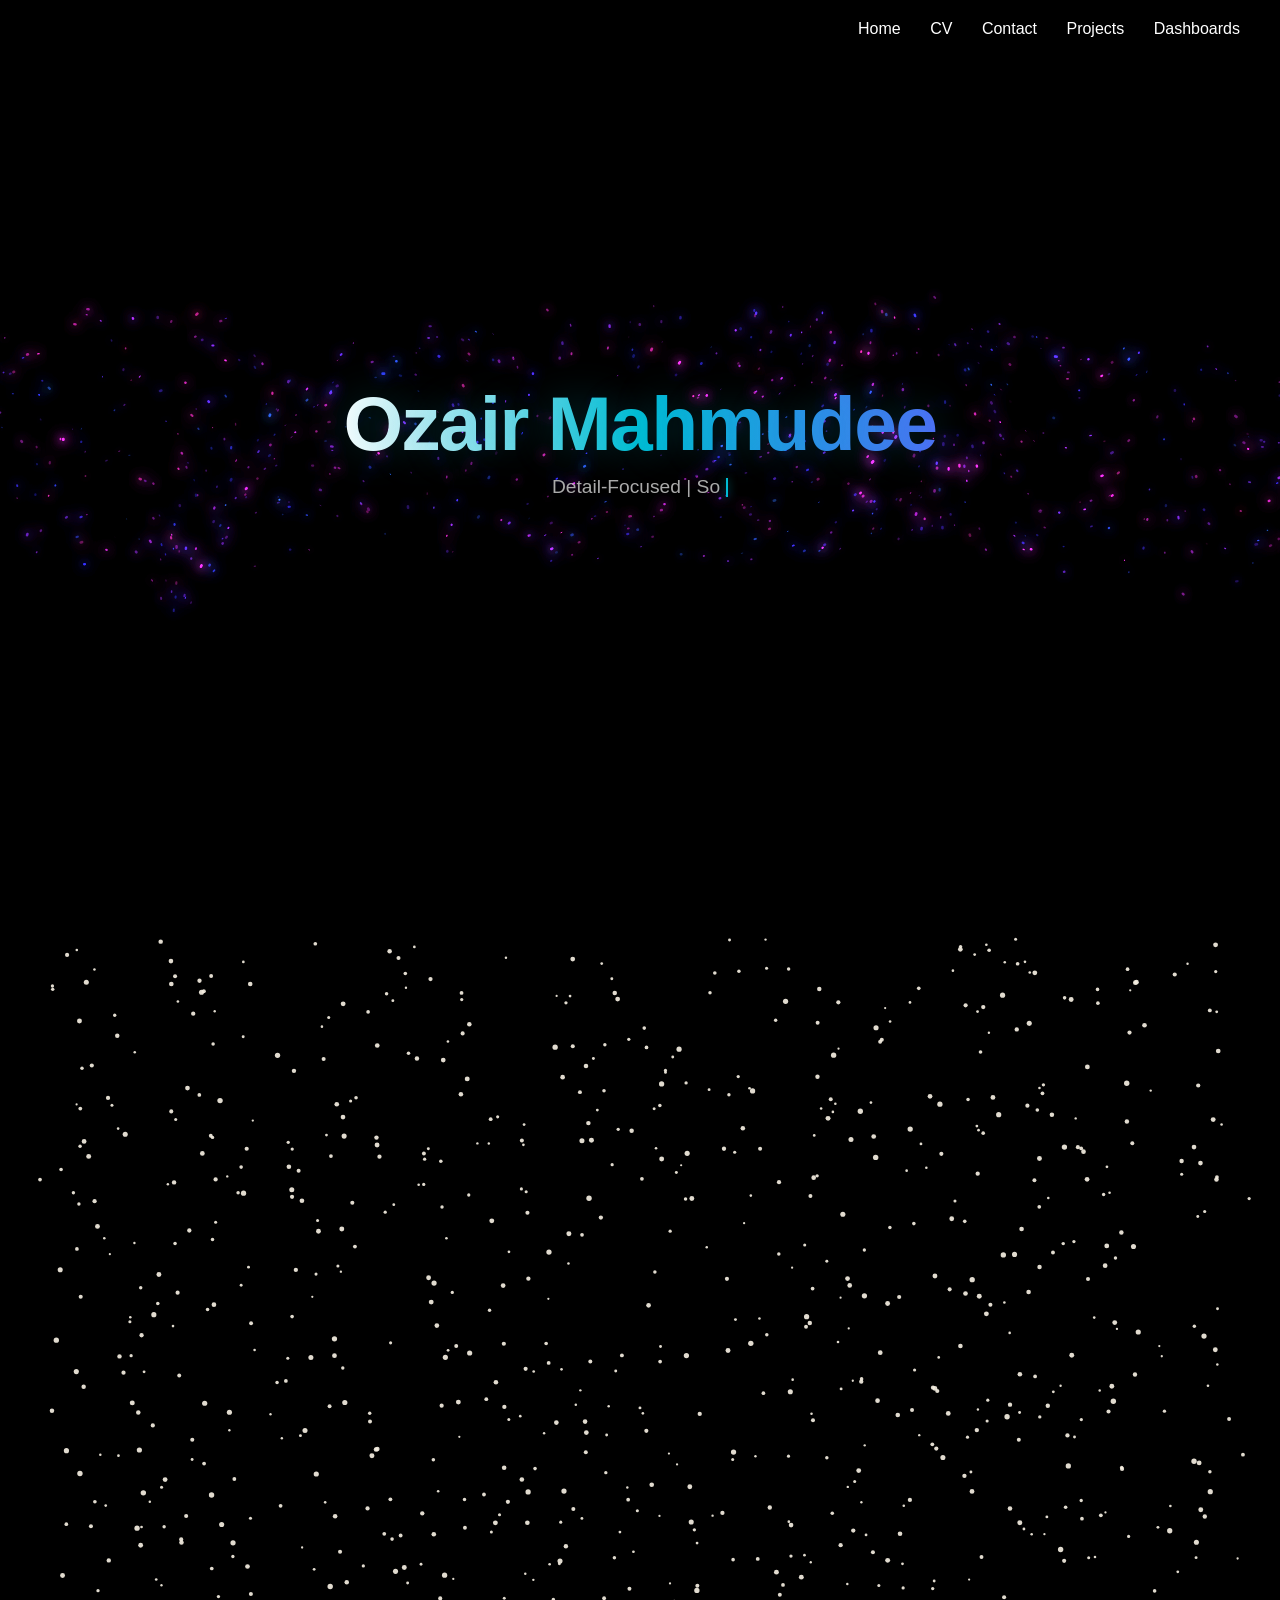
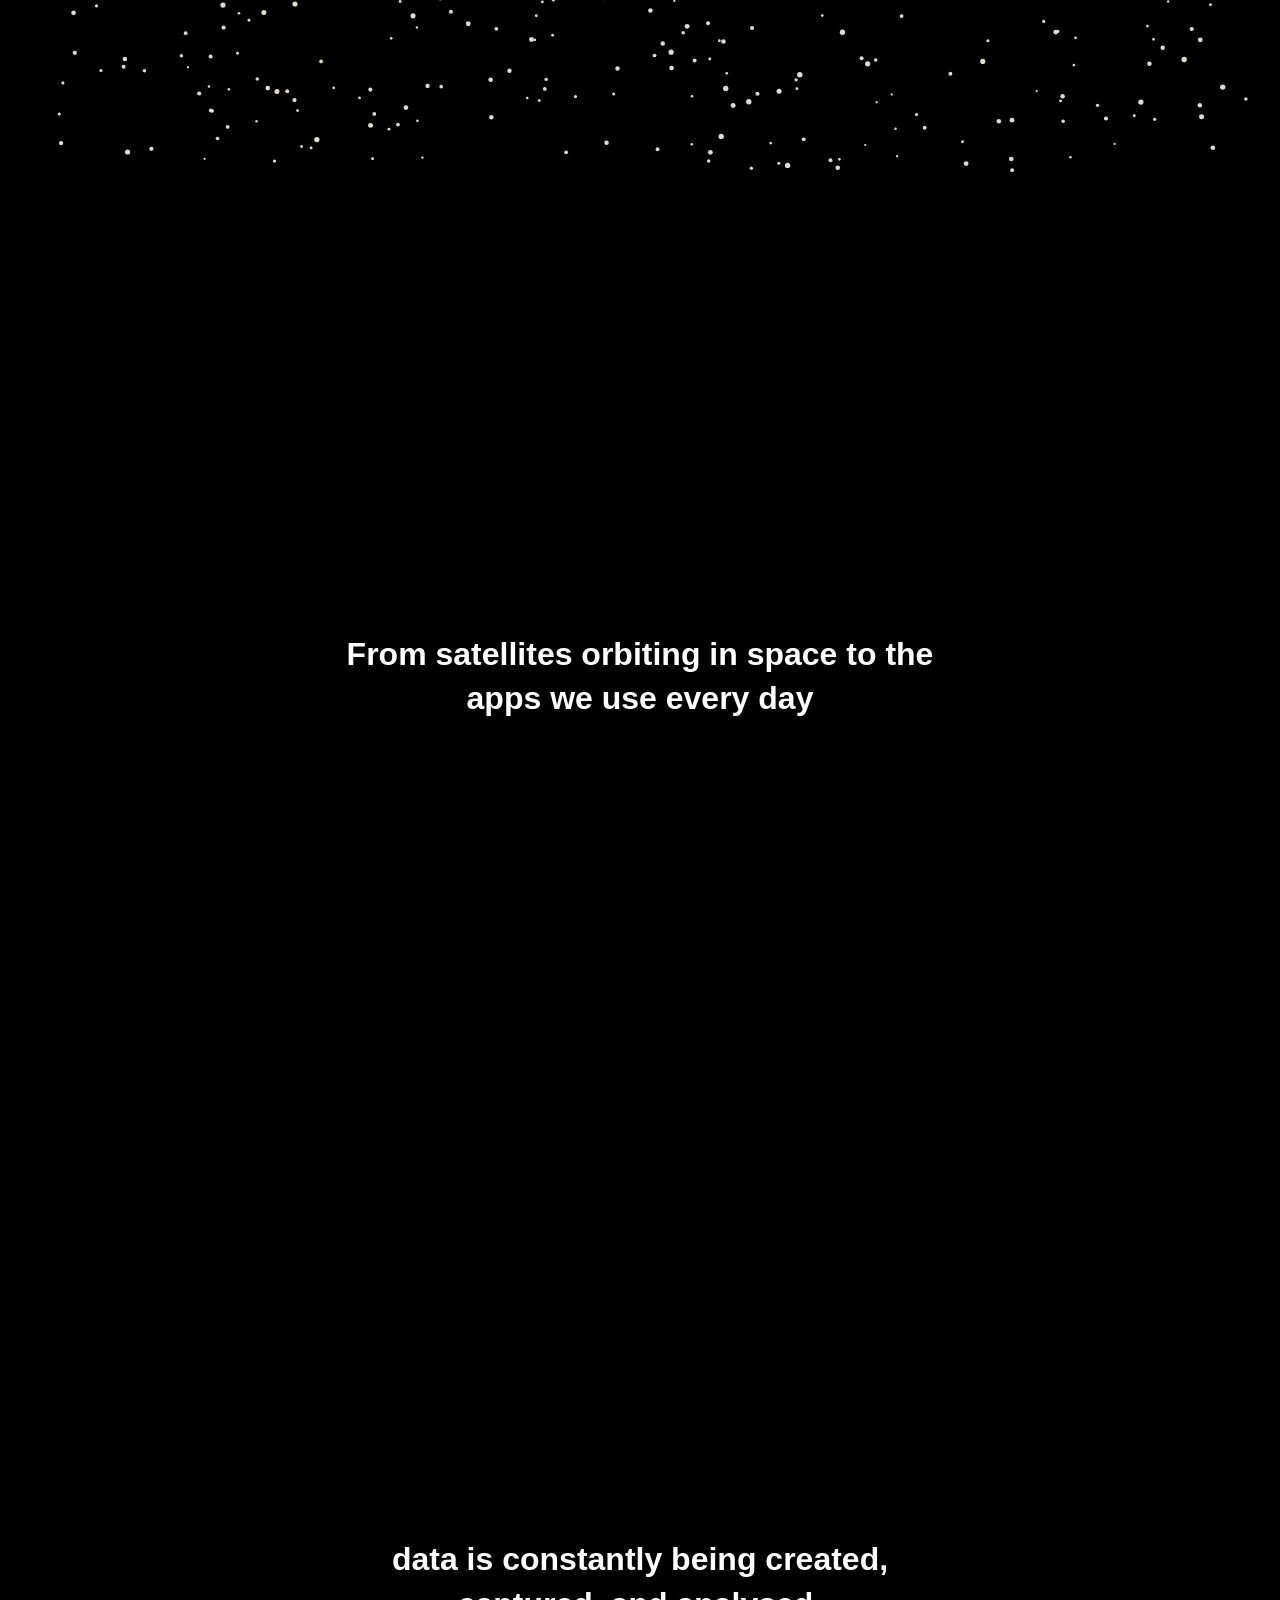
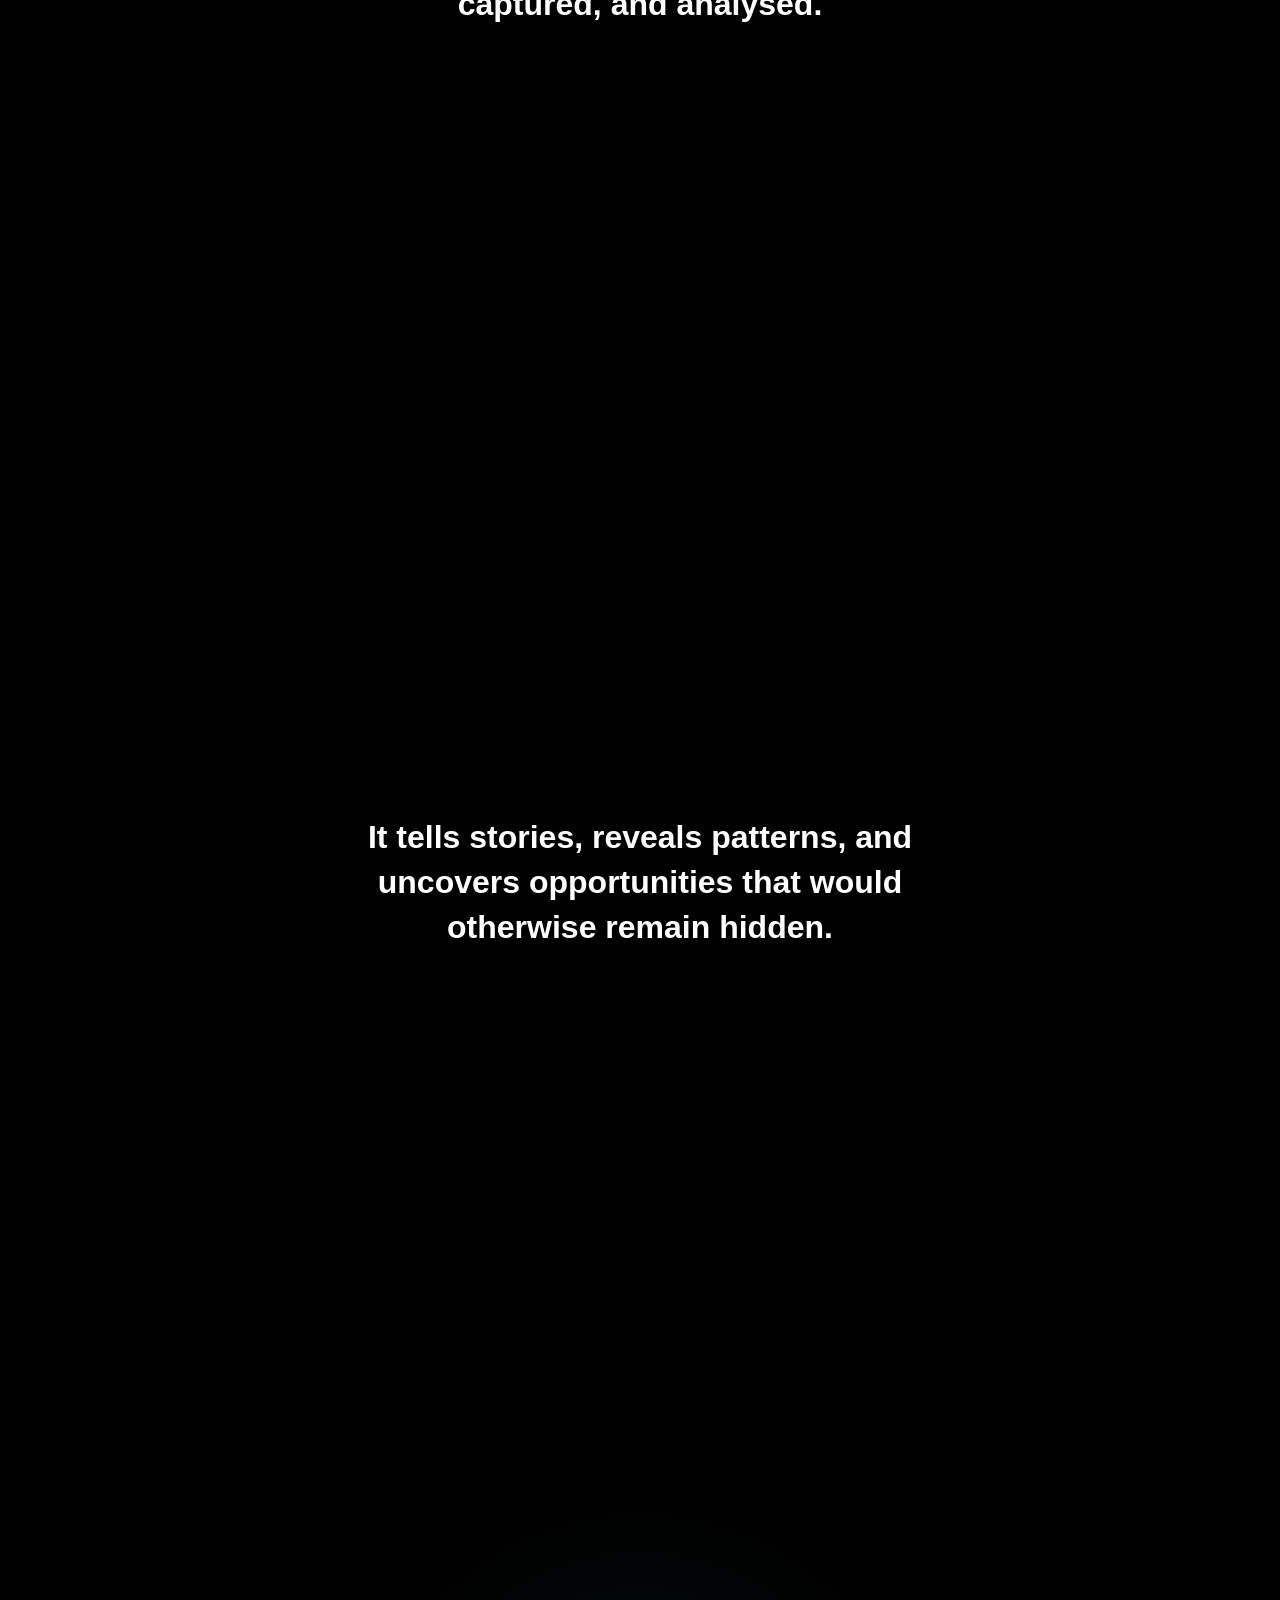
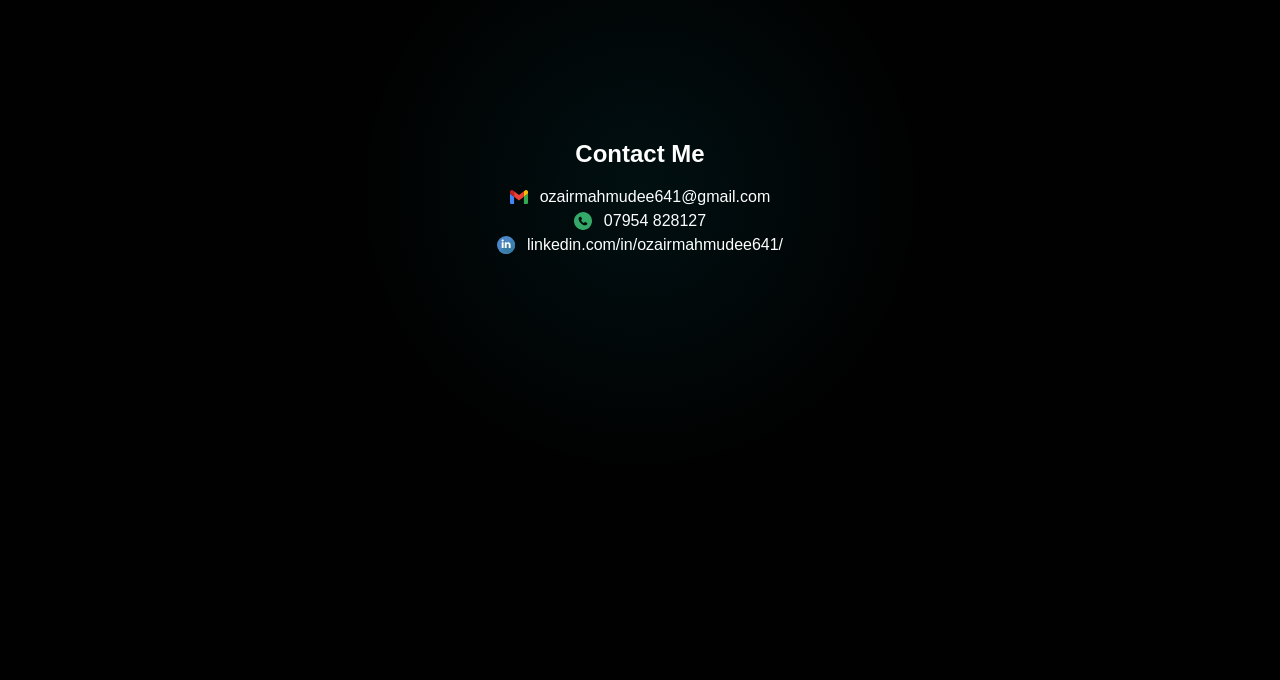
<file: index.html>
<!DOCTYPE html>
<html lang="en">
<head>
  <meta charset="UTF-8">
  <title>Ozair Mahmudee | Data Analyst Portfolio</title>
  <meta name="viewport" content="width=device-width, initial-scale=1.0">
  <link rel="stylesheet" href="styles.css">
</head>
<script>
document.addEventListener("DOMContentLoaded", function () {
  const container = document.getElementById("stars-bg");
  if (!container) return;

  function createShootingStar() {
    const star = document.createElement("div");
    star.className = "shooting-star";

    star.style.top = Math.random() * 65 + "%";
    star.style.left = Math.random() * 100 + "%";

    container.appendChild(star);

    star.animate(
      [
        {
          transform: "translate3d(0, 0, 0) rotate(45deg)",
          opacity: 0
        },
        {
          transform: "translate3d(40px, 40px, 0) rotate(45deg)",
          opacity: 1,
          offset: 0.15
        },
        {
          transform: "translate3d(420px, 420px, 0) rotate(45deg)",
          opacity: 0
        }
      ],
      {
        duration: 1300,
        easing: "ease-out"
      }
    );

    setTimeout(() => star.remove(), 1400);
  }

  setInterval(createShootingStar, 1800);
});
</script>
<body>

<nav class="navbar">
  <div class="nav-right">
    <a href="#top">Home</a>
    <a href="cv.html">CV</a>
    <a href="#contact">Contact</a>
    <a href="projects.html">Projects</a>
    <a href="day.html">Dashboards</a>
  </div>
</nav>



<section class="hero" id="top">
  <canvas id="vortex-canvas" class="vortex-canvas" aria-hidden="true"></canvas>
  <div class="hero-content">
    <h1>Ozair Mahmudee</h1>
    <p class="subtitle">
  <span id="typing-text"></span><span class="cursor"></span>
  </div>
</section>

<section id="technology">
  <div class="tech-background">
    <div class="progress-bar">
      <div class="progress-bar-inner"></div>
    </div>
  </div>

  <div class="tech-intro">
    <h2>From satellites orbiting in space to the apps we use every day</h2>
  </div>

  <div class="tech-part1">
    <h3>data is constantly being created, captured, and analysed.</h3>
  </div>

  <div class="tech-part2">
    <h3>It tells stories, reveals patterns, and uncovers opportunities that would otherwise remain hidden.</h3>
  </div>
</section>

<section id="contact" class="contact">
  
  <!-- BACKGROUND -->
  <div id="stars-bg"></div>

  <!-- CONTENT -->
  <div class="contact-content">
    <h2>Contact Me</h2>

    <div class="contact-row">
      <img src="images/gmail-icon.svg" alt="Email">
      <p><a href="mailto:ozairmahmudee641@gmail.com">ozairmahmudee641@gmail.com</a></p>
    </div>

    <div class="contact-row">
      <img src="images/accept-call-icon.svg" alt="Phone">
      <p><a href="tel:07954828127">07954 828127</a></p>
    </div>

    <div class="contact-row">
      <img src="images/linkedin-app-icon.svg" alt="LinkedIn">
      <p><a href="https://www.linkedin.com/in/ozairmahmudee641/" target="_blank">
        linkedin.com/in/ozairmahmudee641/
      </a></p>
    </div>
  </div>

</section>

<script>
document.addEventListener("DOMContentLoaded", function () {
  const text = "Detail-Focused | Solution-Driven | Business-Aware";
  const typingElement = document.getElementById("typing-text");

  let index = 0;

  function type() {
    if (index < text.length) {
      typingElement.textContent += text.charAt(index);
      index++;
      setTimeout(type, 60); // speed (lower = faster)
    }
  }

  type();
});
</script>

<!--  THANK YOU     -->
<!--<section class="end">
  <h2>Thank You!</h2>
</section>-->

<script src="vortex-hero.js"></script>
<script src="technology-particles.js"></script>
</body>
</html>
</file>
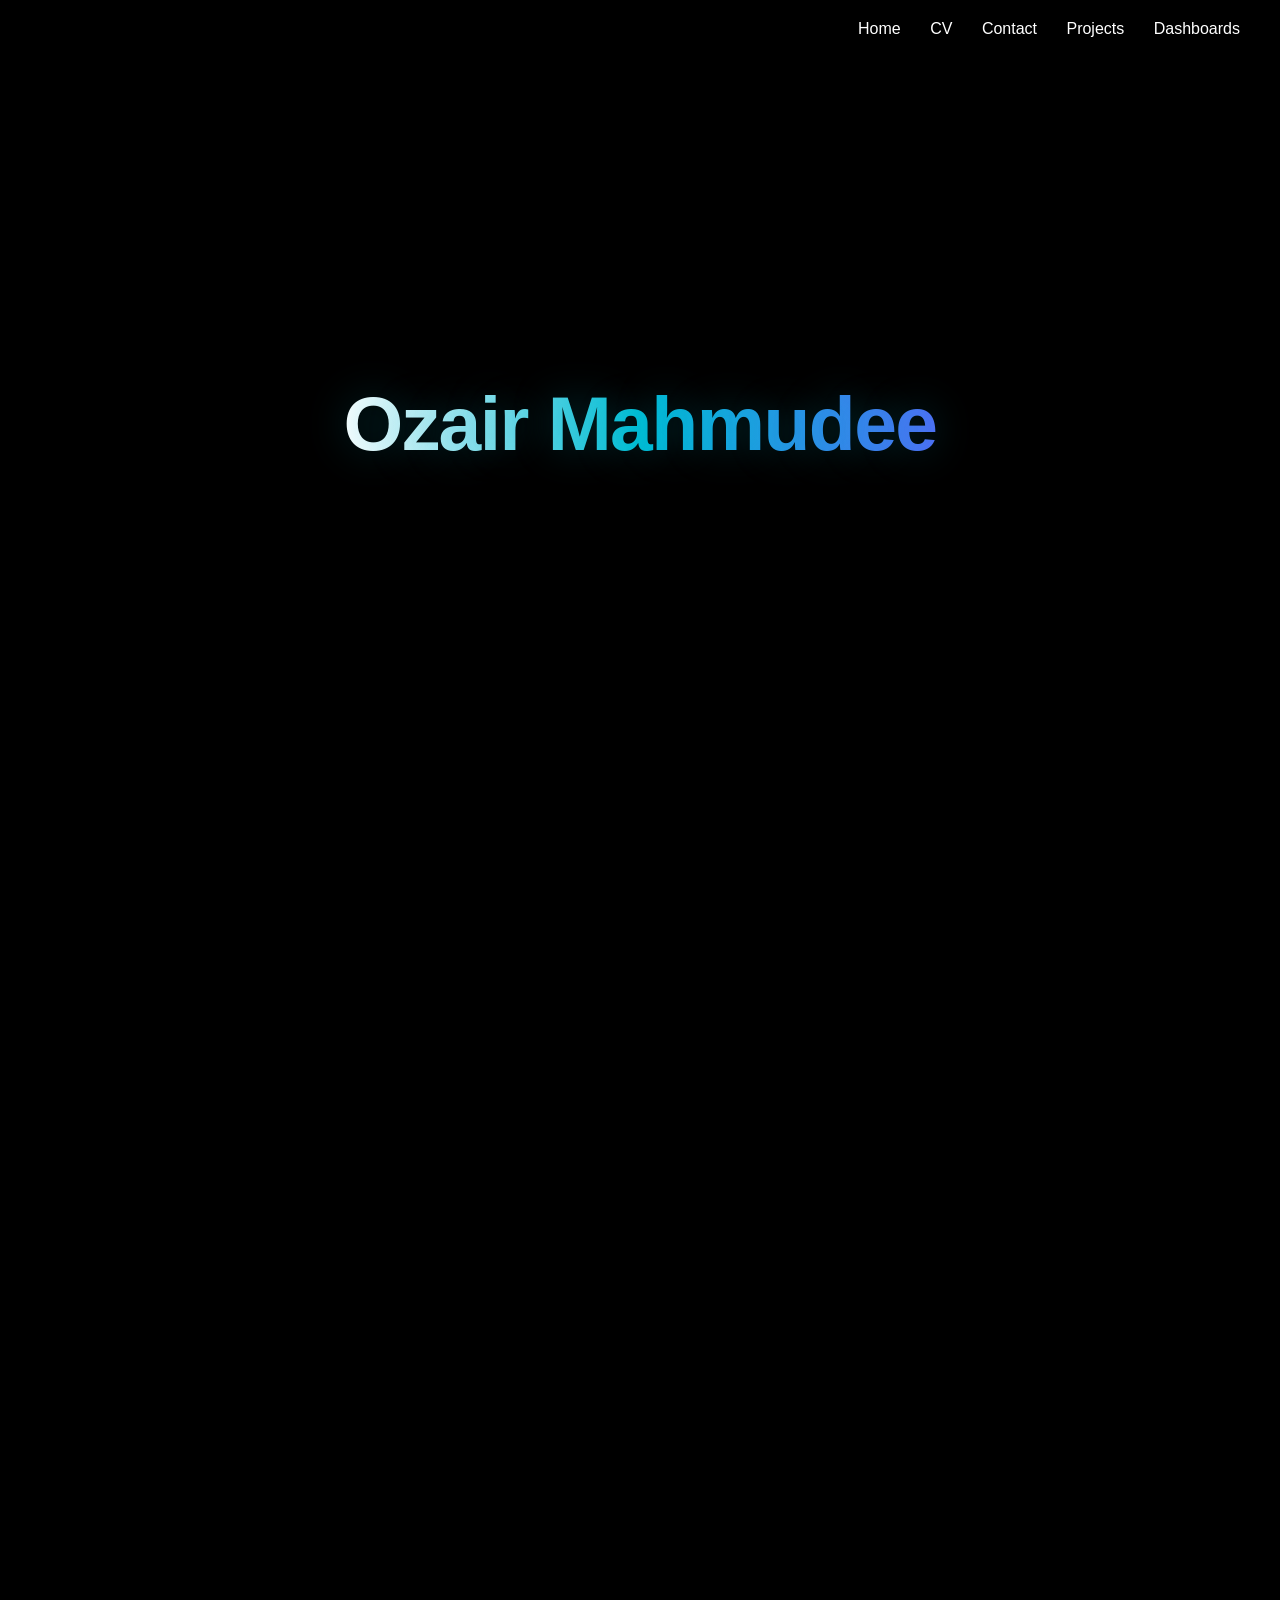
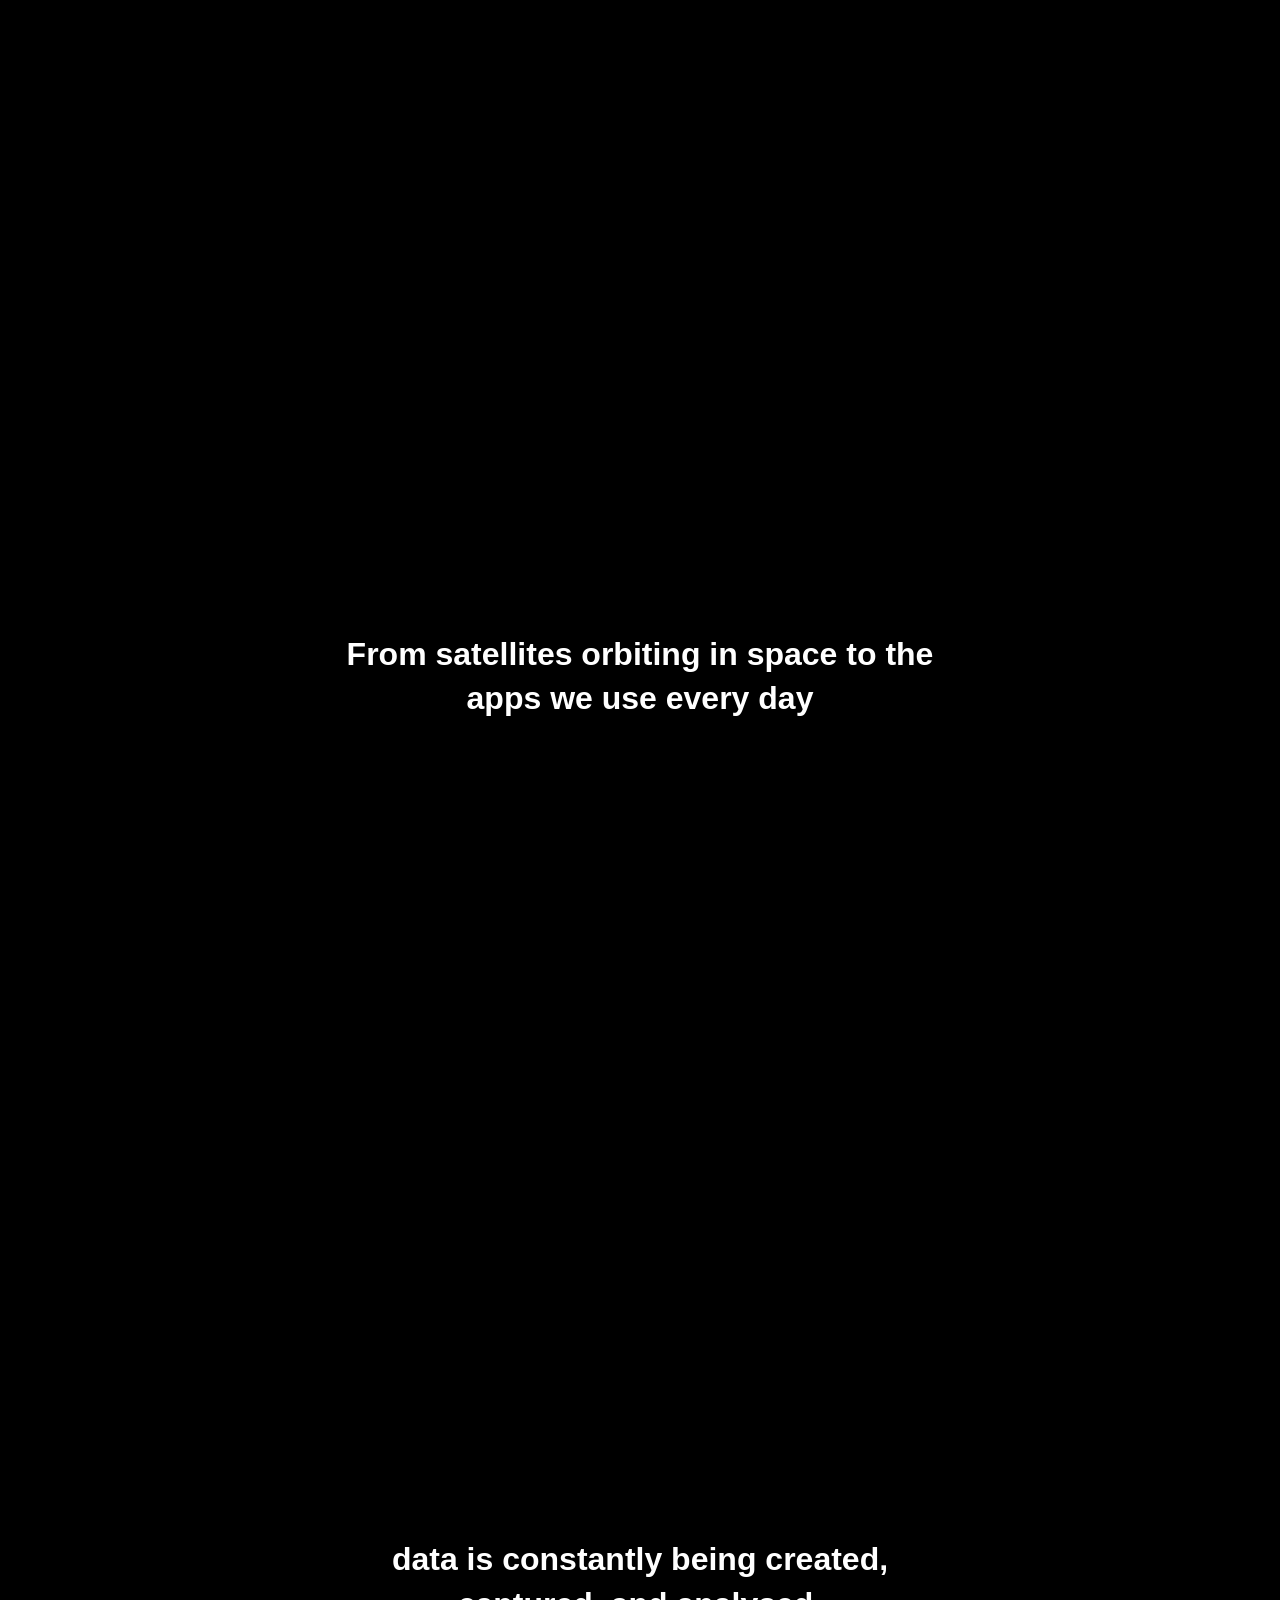
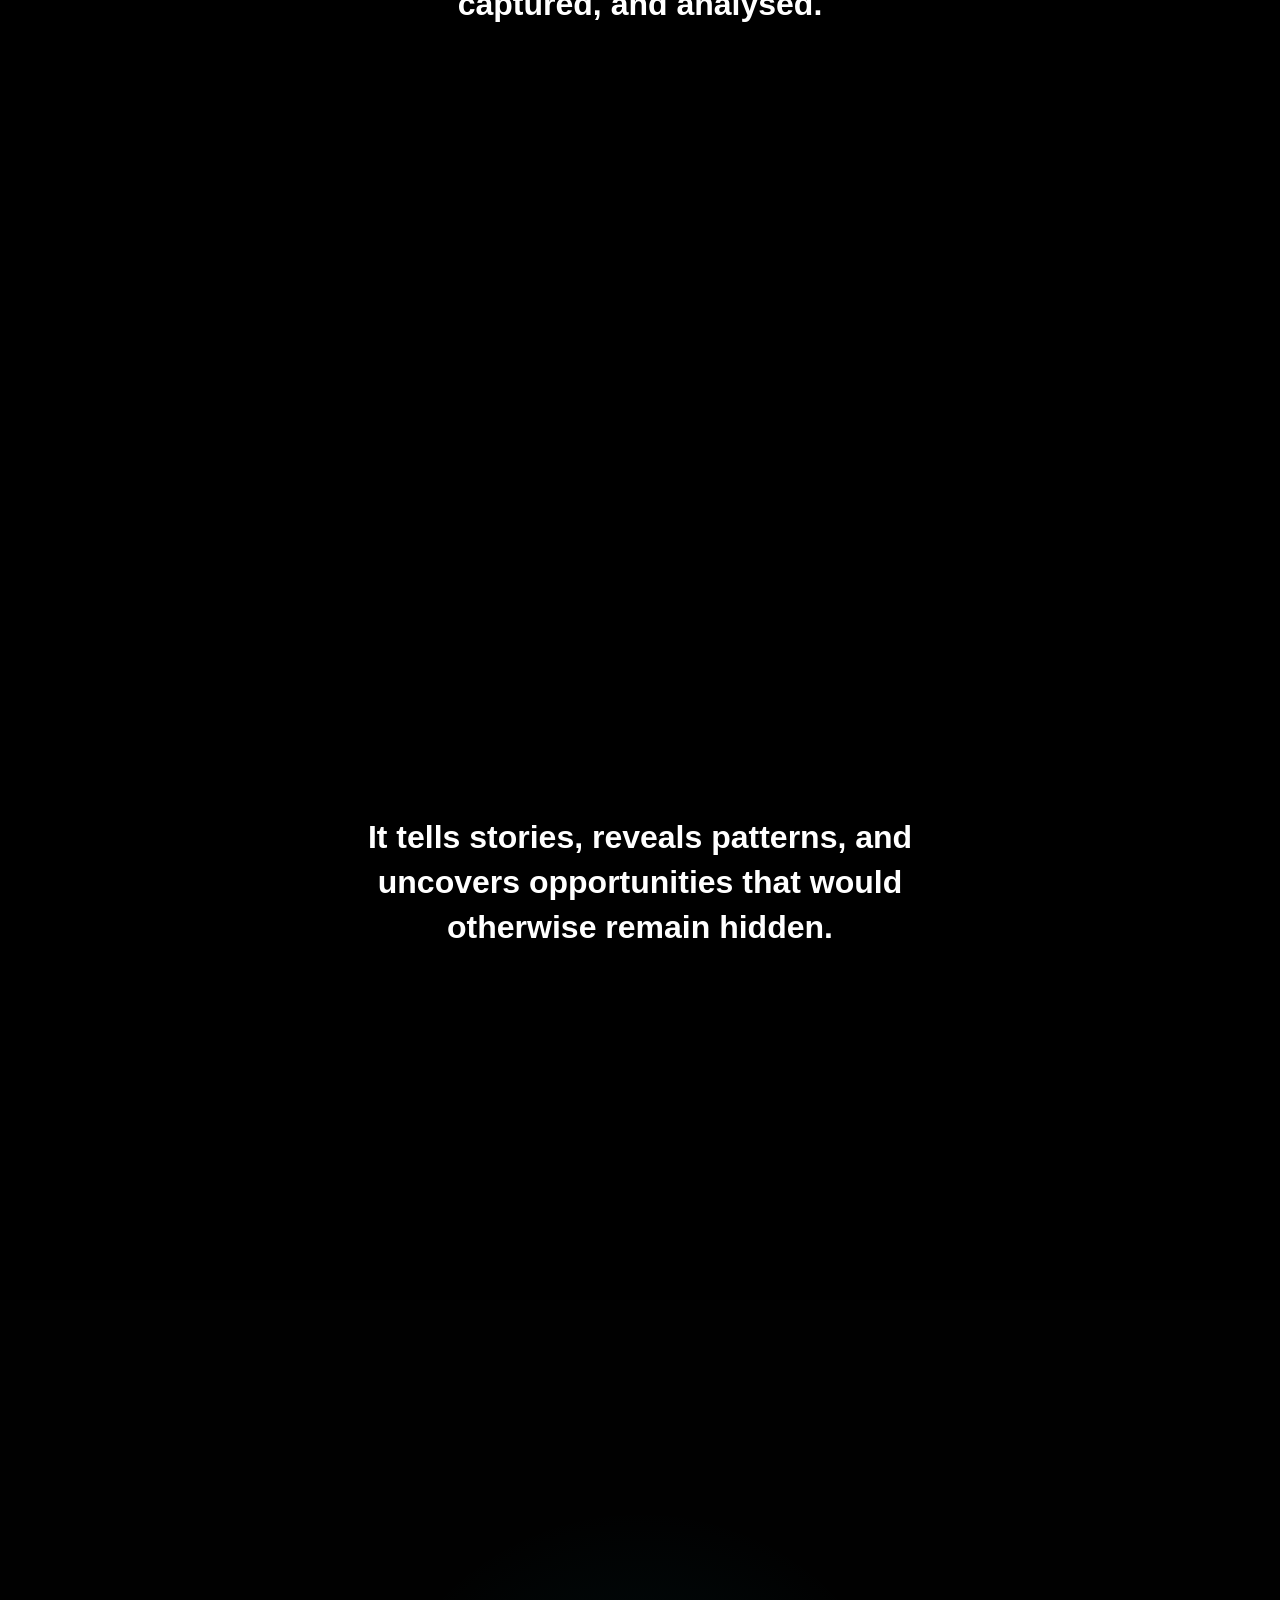
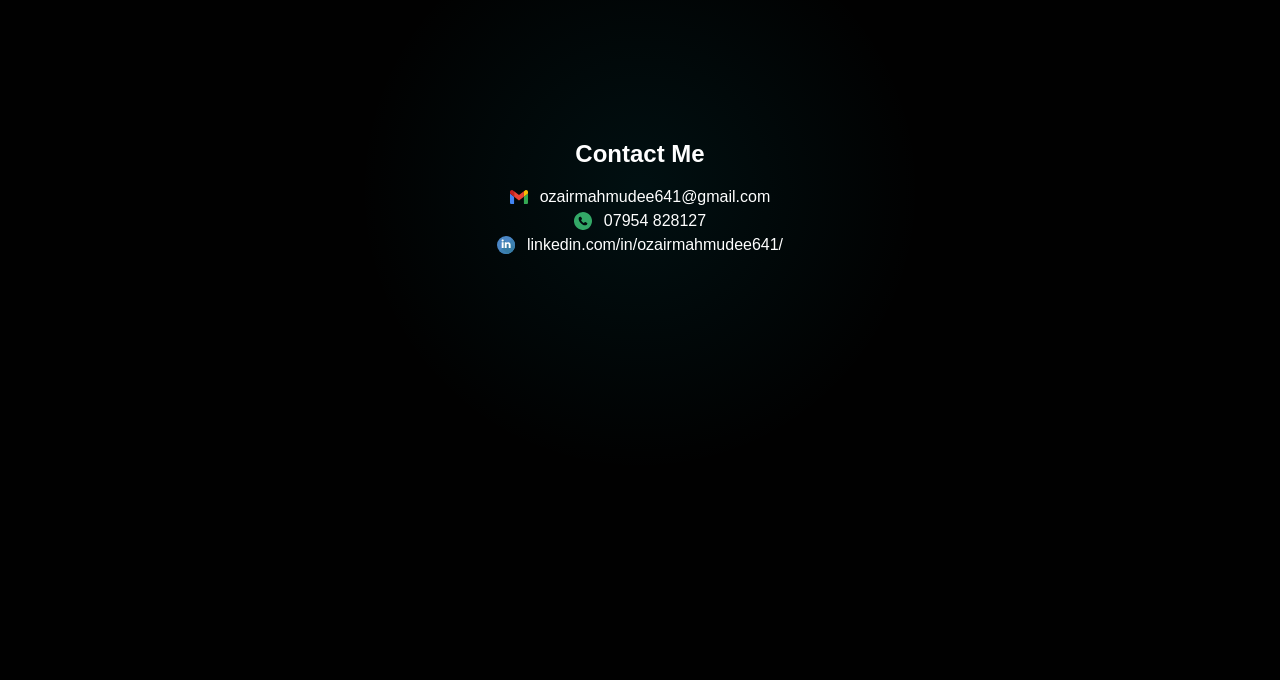
<file: contact.html>
<!DOCTYPE html>
<html lang="en">
<head>
  <meta charset="UTF-8">
  <meta http-equiv="refresh" content="0; url=index.html#contact">
  <title>Contact Redirect</title>
</head>
<body>
  <p>Redirecting to contact section...</p>
</body>
</html>
</file>
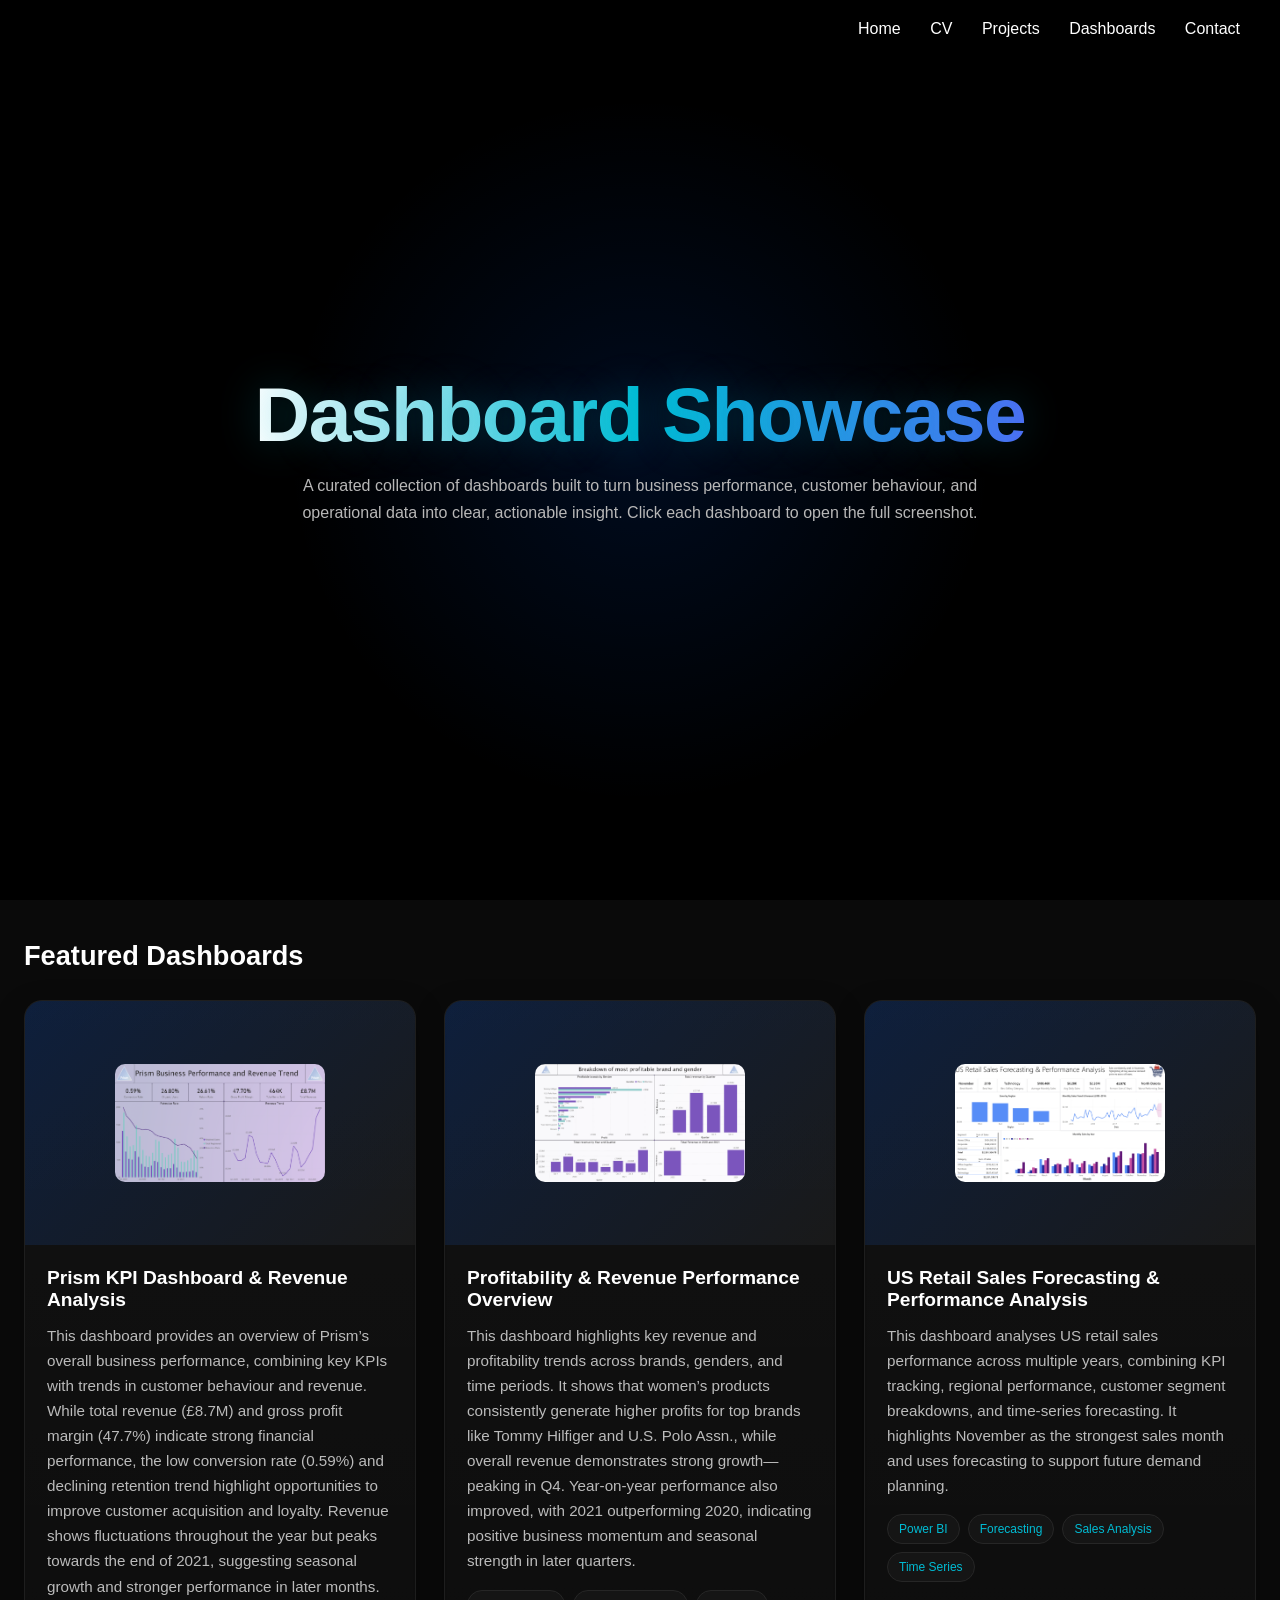
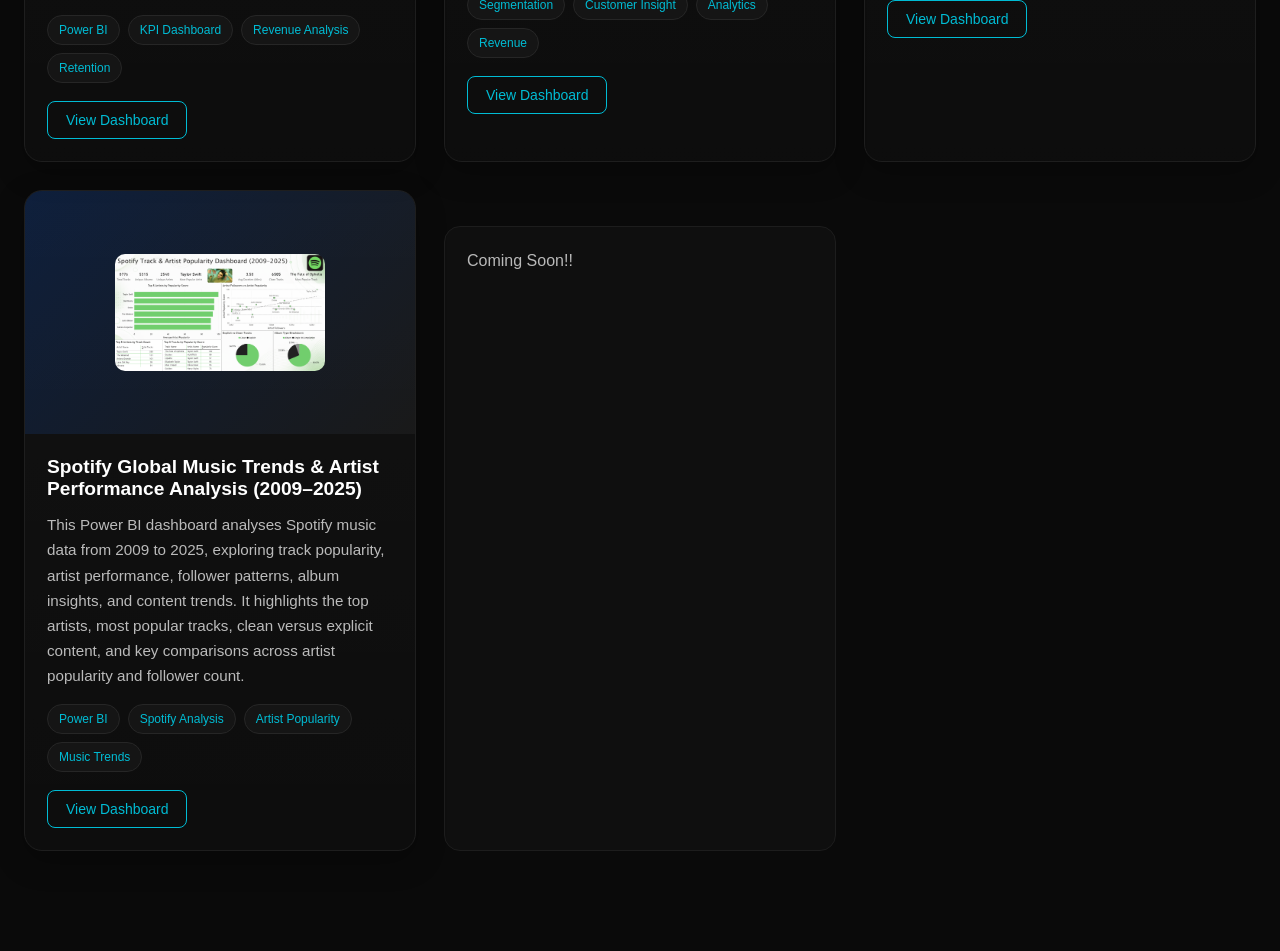
<file: dashboard.html>
<!DOCTYPE html>
<html lang="en">
<head>
  <meta charset="UTF-8">
  <meta name="viewport" content="width=device-width, initial-scale=1.0">
  <title>Ozair Mahmudee | Dashboards</title>
  <link rel="stylesheet" href="styles.css">
  <style>
    body {
      background: #0a0a0a;
      color: white;
      font-family: Arial, sans-serif;
      margin: 0;
      overflow-x: hidden;
    }

    .navbar {
      position: fixed;
      top: 20px;
      right: 40px;
      z-index: 1000;
    }

    .nav-right a {
      margin-left: 25px;
      color: white;
      text-decoration: none;
      font-weight: 500;
      transition: opacity 0.25s ease;
    }

    .nav-right a:hover {
      opacity: 0.7;
    }

    .hero {
      min-height: 60vh;
      display: flex;
      align-items: center;
      justify-content: center;
      text-align: center;
      padding: 0 24px;
      background: radial-gradient(circle at center, rgba(0,94,255,0.12), transparent 45%), #000;
    }

    .hero-content {
      max-width: 840px;
    }

    .hero h1 {
      margin: 0 0 18px 0;
      font-size: clamp(2.5rem, 6vw, 4.8rem);
      line-height: 1.05;
      letter-spacing: -0.02em;
    }

    .hero p {
      margin: 0 auto;
      color: #b8b8b8;
      font-size: 1rem;
      line-height: 1.7;
      max-width: 700px;
    }

    .dashboard-section {
      max-width: 1240px;
      margin: 0 auto;
      padding: 40px 24px 100px;
    }

    .section-heading {
      margin: 0 0 28px 0;
      font-size: 1.7rem;
    }

    .dashboard-grid {
      display: grid;
      grid-template-columns: repeat(auto-fit, minmax(300px, 1fr));
      gap: 28px;
    }

    .dashboard-card {
      background: linear-gradient(180deg, rgba(255,255,255,0.03), rgba(255,255,255,0.01));
      border: 1px solid #1e1e1e;
      border-radius: 18px;
      overflow: hidden;
      transition: transform 0.3s ease, border-color 0.3s ease, box-shadow 0.3s ease;
      box-shadow: 0 10px 30px rgba(0,0,0,0.25);
    }

    .dashboard-card:hover {
      transform: translateY(-8px);
      border-color: #00bcd4;
      box-shadow: 0 18px 40px rgba(0,0,0,0.38);
    }

    .dashboard-preview {
      position: relative;
      aspect-ratio: 16 / 10;
      background: linear-gradient(135deg, rgba(0,94,255,0.18), rgba(255,255,255,0.04));
      display: flex;
      align-items: center;
      justify-content: center;
      overflow: hidden;
      padding: 20px;
      box-sizing: border-box;
    }

    .dashboard-preview img {
      width: 60%;
      height: auto;
      object-fit: contain;
      display: block;
      margin: 0 auto;
      cursor: pointer;
      transition: transform 0.3s ease;
      border-radius: 10px;
    }

    .dashboard-preview img:hover {
      transform: scale(1.05);
    }

    .dashboard-placeholder {
      padding: 24px;
      text-align: center;
      color: #a6a6a6;
      font-size: 0.95rem;
      line-height: 1.6;
    }

    .dashboard-card-content {
      padding: 22px;
    }

    .dashboard-card h3 {
      margin: 0 0 12px 0;
      font-size: 1.2rem;
    }

    .dashboard-card p {
      margin: 0 0 16px 0;
      color: #bbbbbb;
      line-height: 1.65;
      font-size: 0.95rem;
    }

    .tags {
      display: flex;
      flex-wrap: wrap;
      gap: 8px;
      margin-bottom: 18px;
    }

    .tag {
      display: inline-block;
      background: #151515;
      border: 1px solid #262626;
      padding: 7px 11px;
      border-radius: 999px;
      font-size: 12px;
      color: #00bcd4;
    }

    .dashboard-actions {
      display: flex;
      gap: 12px;
      flex-wrap: wrap;
    }

    .action-btn {
      padding: 10px 18px;
      background: transparent;
      border: 1px solid #00bcd4;
      color: #00bcd4;
      border-radius: 8px;
      cursor: pointer;
      transition: all 0.25s ease;
      font-size: 14px;
    }

    .action-btn:hover {
      background: #00bcd4;
      color: black;
    }

    .notes {
      margin-top: 36px;
      padding: 20px 22px;
      border: 1px solid #1d1d1d;
      border-radius: 16px;
      background: rgba(255,255,255,0.02);
      color: #b9b9b9;
      line-height: 1.7;
    }

    .notes strong {
      color: white;
    }

    .modal {
      display: none;
      position: fixed;
      inset: 0;
      z-index: 3000;
      background: rgba(0, 0, 0, 0.96);
      justify-content: center;
      align-items: center;
      padding: 24px;
    }

    .modal-content {
      max-width: min(1100px, 88vw);
      max-height: 82vh;
      width: auto;
      height: auto;
      border-radius: 14px;
      box-shadow: 0 10px 50px rgba(0,0,0,0.45);
    }

    .close {
      position: absolute;
      top: 26px;
      right: 34px;
      font-size: 44px;
      color: white;
      cursor: pointer;
      line-height: 1;
    }

    .modal-arrow {
      position: absolute;
      top: 50%;
      transform: translateY(-50%);
      background: rgba(255,255,255,0.06);
      border: 1px solid rgba(255,255,255,0.12);
      color: white;
      font-size: 42px;
      cursor: pointer;
      width: 64px;
      height: 64px;
      border-radius: 50%;
      display: flex;
      align-items: center;
      justify-content: center;
      transition: background 0.25s ease, transform 0.25s ease;
    }

    .modal-arrow:hover {
      background: rgba(255,255,255,0.12);
    }

    .modal-arrow.left { left: 28px; }
    .modal-arrow.right { right: 28px; }

    .modal-caption {
      position: absolute;
      bottom: 28px;
      left: 50%;
      transform: translateX(-50%);
      color: #d8d8d8;
      text-align: center;
      font-size: 0.95rem;
      max-width: 85vw;
    }

    @media (max-width: 768px) {
      .navbar {
        top: 16px;
        right: 20px;
      }

      .nav-right a {
        margin-left: 16px;
        font-size: 14px;
      }

      .hero {
        min-height: 52vh;
      }

      .dashboard-preview img {
        width: 78%;
      }

      .modal-arrow {
        width: 52px;
        height: 52px;
        font-size: 32px;
      }

      .modal-arrow.left { left: 10px; }
      .modal-arrow.right { right: 10px; }

      .close {
        top: 16px;
        right: 18px;
        font-size: 36px;
      }

      .modal-content {
        max-width: 92vw;
      }
    }
  </style>
</head>
<body>
  <nav class="navbar">
    <div class="nav-right">
      <a href="index.html">Home</a>
      <a href="cv.html">CV</a>
      <a href="projects.html">Projects</a>
      <a href="day.html">Dashboards</a>
      <a href="index.html#contact">Contact</a>
    </div>
  </nav>

  
  <section class="hero">
    <div class="hero-content">
      <h1>Dashboard Showcase</h1>
      <p>
        A curated collection of dashboards built to turn business performance, customer behaviour,
        and operational data into clear, actionable insight. Click each dashboard to open the full screenshot.
      </p>
    </div>
  </section>

  <section class="dashboard-section">
    <h2 class="section-heading">Featured Dashboards</h2>

    <div class="dashboard-grid">
      <article class="dashboard-card">
        <div class="dashboard-preview">
          <img src="images/Prism Business Performance and Revenue Trend.png" alt="Prism KPI Dashboard" onclick="openModal(0)">
        </div>
        <div class="dashboard-card-content">
          <h3>Prism KPI Dashboard &amp; Revenue Analysis</h3>
          <p>
          This dashboard provides an overview of Prism’s overall business performance, 
          combining key KPIs with trends in customer behaviour and revenue. While total revenue (£8.7M) 
          and gross profit margin (47.7%) indicate strong financial performance, the low conversion rate (0.59%) and 
          declining retention trend highlight opportunities to improve customer acquisition and loyalty. Revenue shows 
           fluctuations throughout the year but peaks towards the end of 2021, suggesting seasonal growth and stronger performance in later months.
          </p>
          <div class="tags">
            <span class="tag">Power BI</span>
            <span class="tag">KPI Dashboard</span>
            <span class="tag">Revenue Analysis</span>
            <span class="tag">Retention</span>
          </div>
          <div class="dashboard-actions">
            <button class="action-btn" onclick="openModal(0)">View Dashboard</button>
          </div>
        </div>
      </article>

      <article class="dashboard-card">
        <div class="dashboard-preview">
          <img 
          src="images\Breakdown of most profitable brand and gender.png" 
          alt="Profitability & Revenue Performance Overview"
          onclick="openModal(1)"
          >     
            </div>
        <div class="dashboard-card-content">
          <h3>Profitability & Revenue Performance Overview</h3>
          <p>
            This dashboard highlights key revenue and profitability trends across brands, genders, 
            and time periods. It shows that women’s products consistently generate higher profits for top brands like Tommy Hilfiger and U.S. Polo Assn., 
            while overall revenue demonstrates strong growth—peaking in Q4. Year-on-year performance also improved, with 2021 outperforming 2020, 
            indicating positive business momentum and seasonal strength in later quarters.
          </p>
          <div class="tags">
            <span class="tag">Segmentation</span>
            <span class="tag">Customer Insight</span>
            <span class="tag">Analytics</span>
            <span class="tag">Revenue</span>
          </div>
          <div class="dashboard-actions">
            <button class="action-btn" onclick="openModal(1)">View Dashboard</button>
          </div>
        </div>
      </article>      

<article class="dashboard-card" onclick="openModal(2)" style="cursor:pointer;">
  <div class="dashboard-preview">
    <img 
  src="images\us-retail-sales-dashboard.png" 
  alt="US Retail Sales Forecasting Dashboard"
  onclick="openModal(2)"
>
  </div>
  <div class="dashboard-card-content">
    <h3>US Retail Sales Forecasting &amp; Performance Analysis</h3>
    <p>
      This dashboard analyses US retail sales performance across multiple years, combining KPI tracking,
      regional performance, customer segment breakdowns, and time-series forecasting. It highlights
      November as the strongest sales month and uses forecasting to support future demand planning.
    </p>
    <div class="tags">
      <span class="tag">Power BI</span>
      <span class="tag">Forecasting</span>
      <span class="tag">Sales Analysis</span>
      <span class="tag">Time Series</span>
    </div>
    <div class="dashboard-actions">
      <button class="action-btn" onclick="openModal(2)">View Dashboard</button>
    </div>
  </div>
</article>


<article class="dashboard-card" onclick="openModal(3)" style="cursor:pointer;">
  <div class="dashboard-preview">
    <img 
      src="images/Spotify Global Music Trends & Artist Performance Analysis (2009–2025).png" 
      alt="Spotify Global Music Trends Dashboard"
      onclick="event.stopPropagation(); openModal(3)"
    >
  </div>

  <div class="dashboard-card-content">
    <h3>Spotify Global Music Trends & Artist Performance Analysis (2009–2025)</h3>
    <p>
      This Power BI dashboard analyses Spotify music data from 2009 to 2025, exploring track popularity,
      artist performance, follower patterns, album insights, and content trends. It highlights the top artists,
      most popular tracks, clean versus explicit content, and key comparisons across artist popularity and follower count.
    </p>

    <div class="tags">
      <span class="tag">Power BI</span>
      <span class="tag">Spotify Analysis</span>
      <span class="tag">Artist Popularity</span>
      <span class="tag">Music Trends</span>
    </div>

    <div class="dashboard-actions">
      <button class="action-btn" onclick="event.stopPropagation(); openModal(3)">View Dashboard</button>
    </div>
  </div>
</article>

</article>
    <div class="notes">
        Coming Soon!!
    </div>
  </section>

  <div id="dashboardModal" class="modal" onclick="if(event.target===this) closeModal()">
    <span class="close" onclick="closeModal()">&times;</span>
    <button class="modal-arrow left" onclick="changeSlide(-1)">❮</button>
    <img class="modal-content" id="modalImage" alt="Dashboard image">
    <button class="modal-arrow right" onclick="changeSlide(1)">❯</button>
    <div class="modal-caption" id="modalCaption"></div>
  </div>

  <script>
    let currentSlide = 0;

const dashboardImages = [
  {
    src: "images/Prism Business Performance and Revenue Trend.png",
    caption: "Prism KPI Dashboard & Revenue Analysis"
  },
  {
    src: "images/Breakdown of most profitable brand and gender.png",
    caption: "Profitability & Revenue Performance Overview"
  },
  {
    src: "images/us-retail-sales-dashboard.png",
    caption: "US Retail Sales Forecasting & Performance Analysis"
  },
  {
    src: "images/Spotify Global Music Trends & Artist Performance Analysis (2009–2025).png",
    caption: "Spotify Global Music Trends & Artist Performance Analysis (2009–2025)"
  }
];

    function openModal(index = 0) {
      currentSlide = index;
      document.getElementById("dashboardModal").style.display = "flex";
      showSlide(currentSlide);
    }

    function closeModal() {
      document.getElementById("dashboardModal").style.display = "none";
    }

    function changeSlide(direction) {
      currentSlide += direction;

      if (currentSlide < 0) currentSlide = dashboardImages.length - 1;
      if (currentSlide >= dashboardImages.length) currentSlide = 0;

      showSlide(currentSlide);
    }

    function showSlide(index) {
      const modalImage = document.getElementById("modalImage");
      const modalCaption = document.getElementById("modalCaption");
      modalImage.src = dashboardImages[index].src;
      modalImage.alt = dashboardImages[index].caption;
      modalCaption.textContent = dashboardImages[index].caption;
    }

    document.addEventListener("keydown", function (e) {
      const modal = document.getElementById("dashboardModal");
      if (modal.style.display !== "flex") return;

      if (e.key === "ArrowLeft") changeSlide(-1);
      if (e.key === "ArrowRight") changeSlide(1);
      if (e.key === "Escape") closeModal();
    });
  </script>
</body>
</html>
</file>
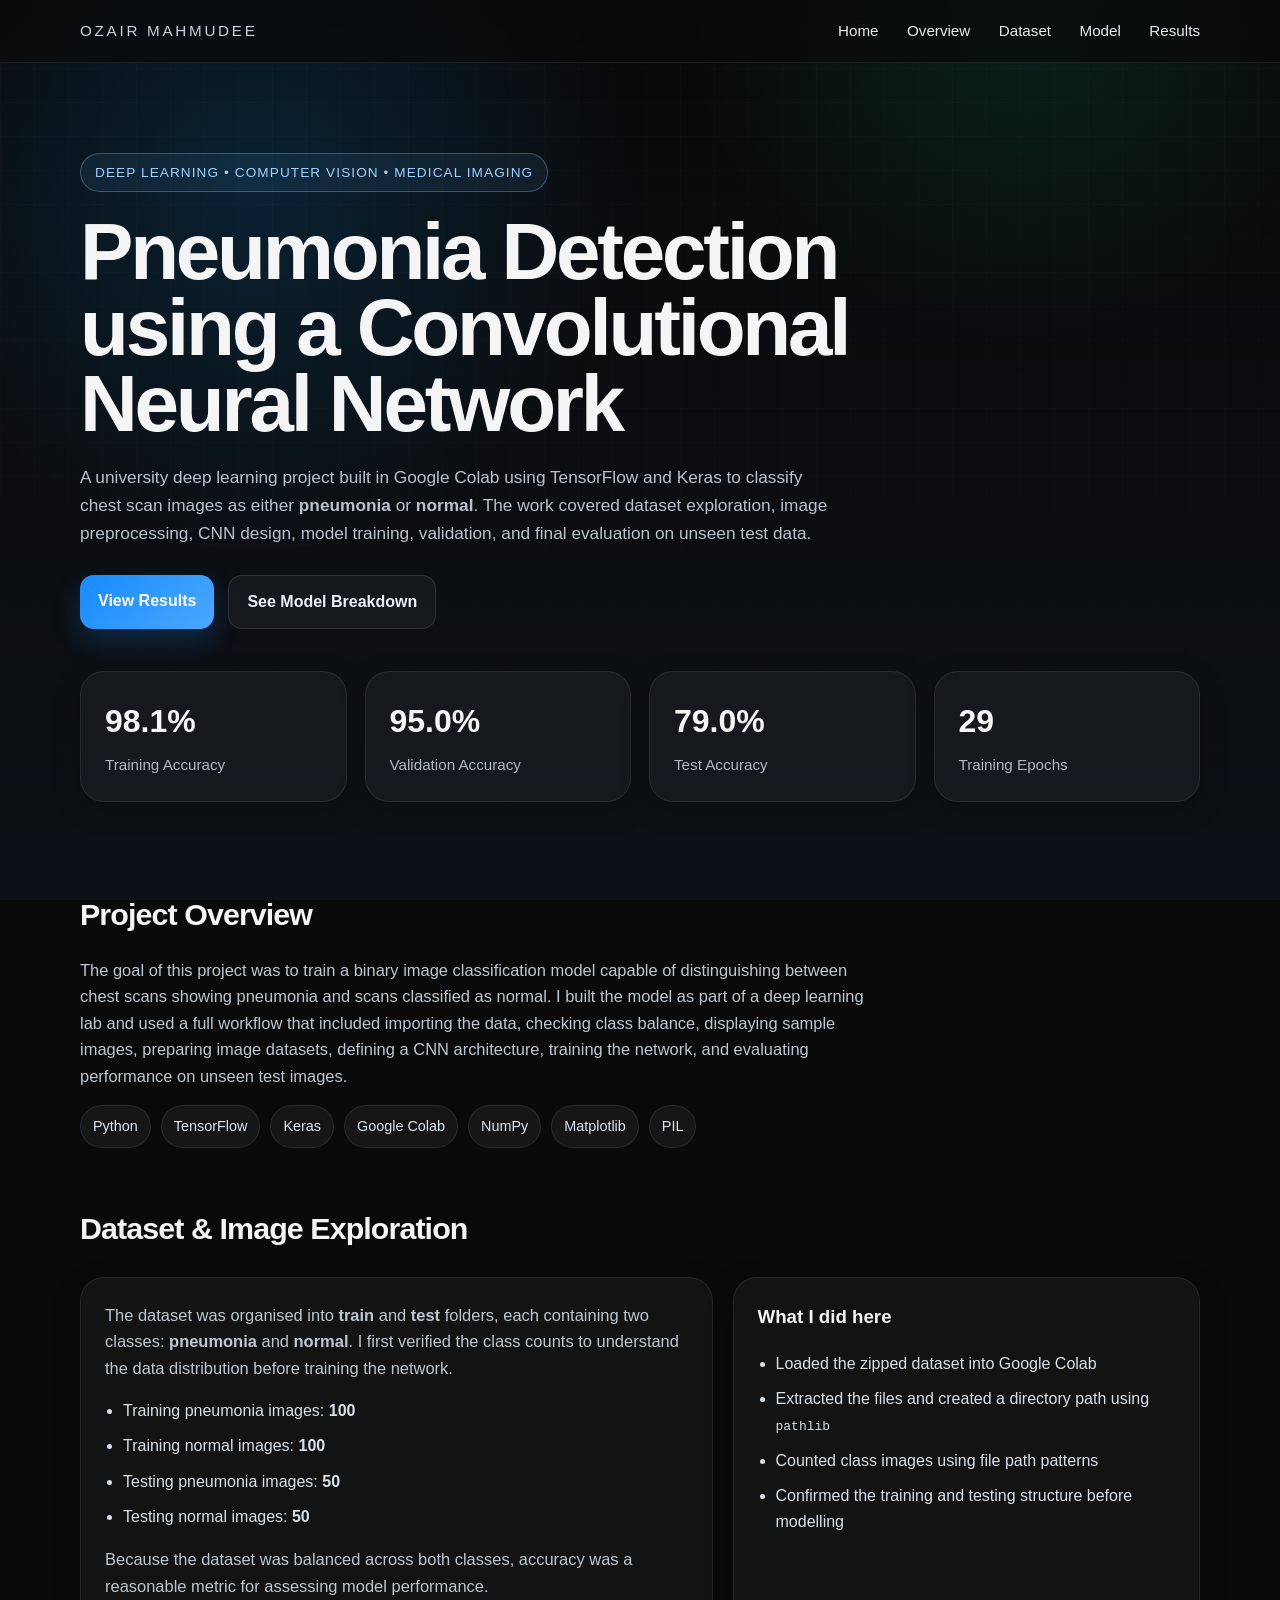
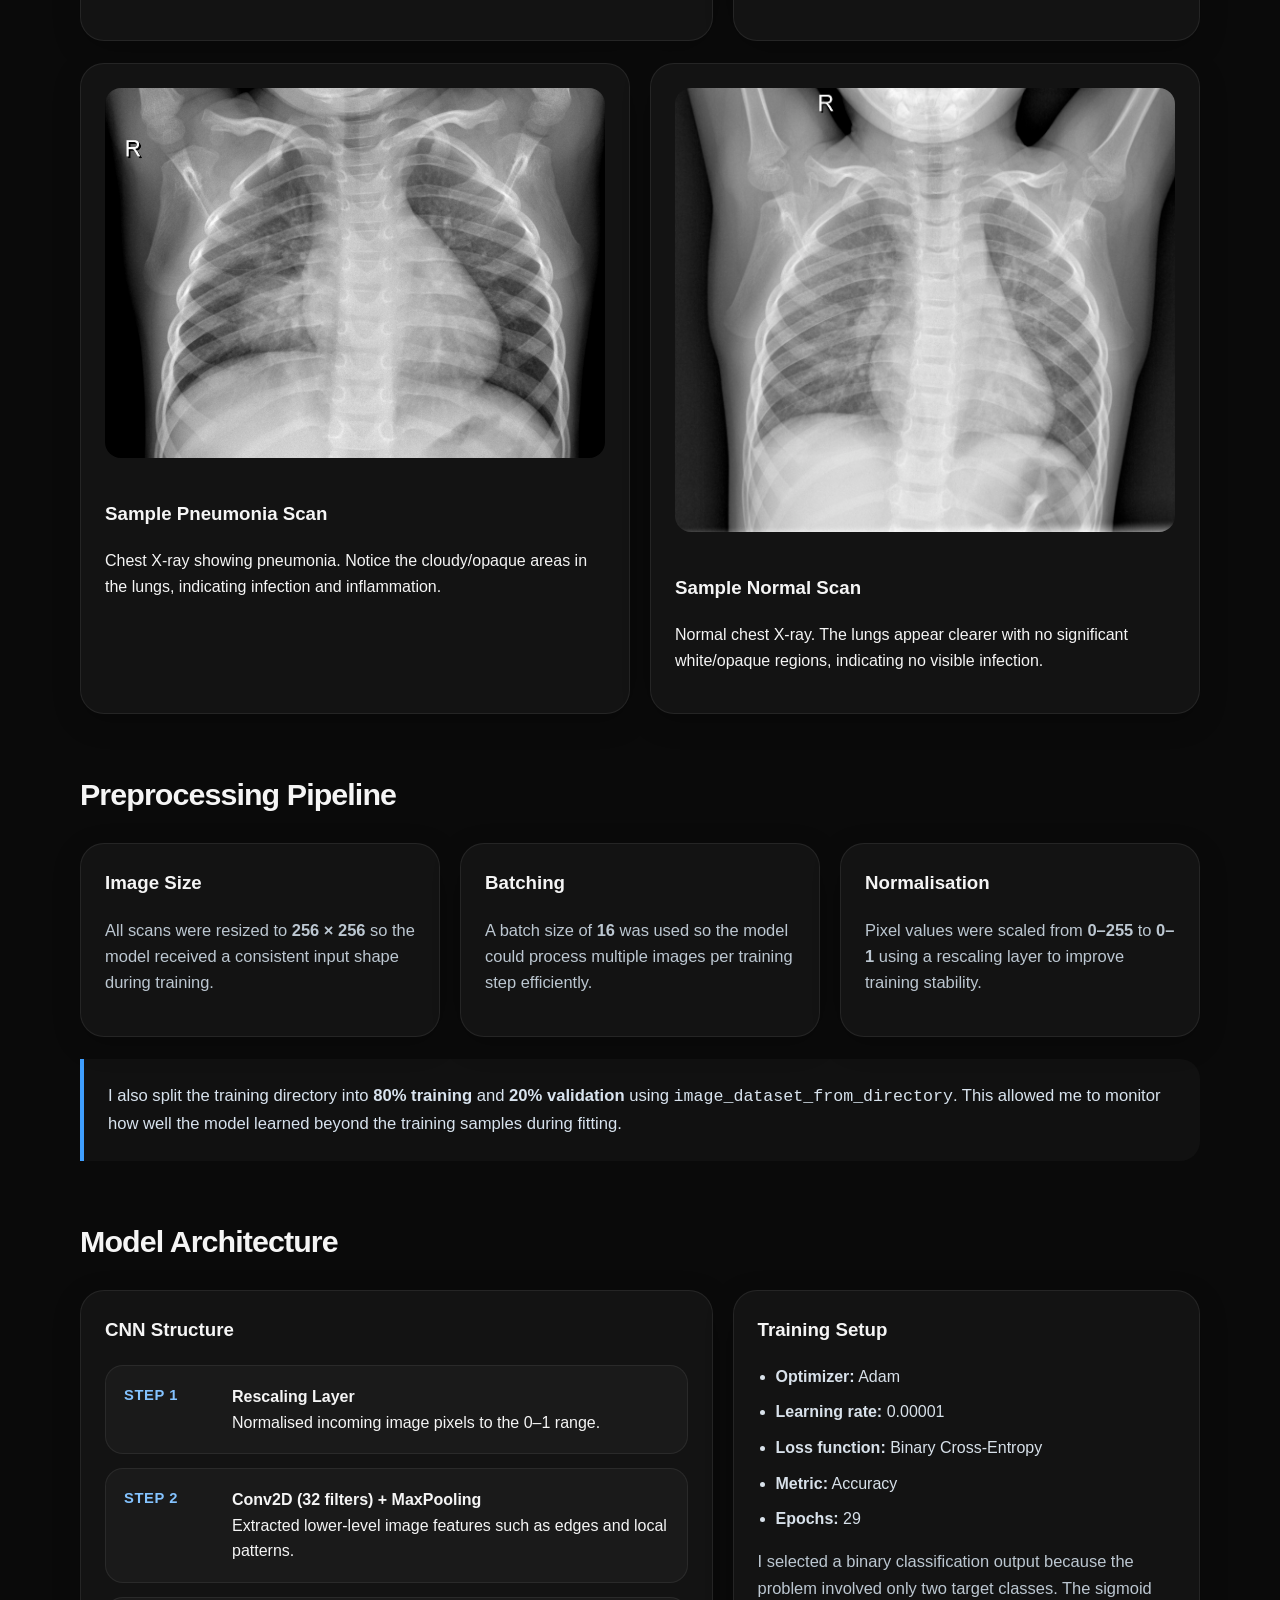
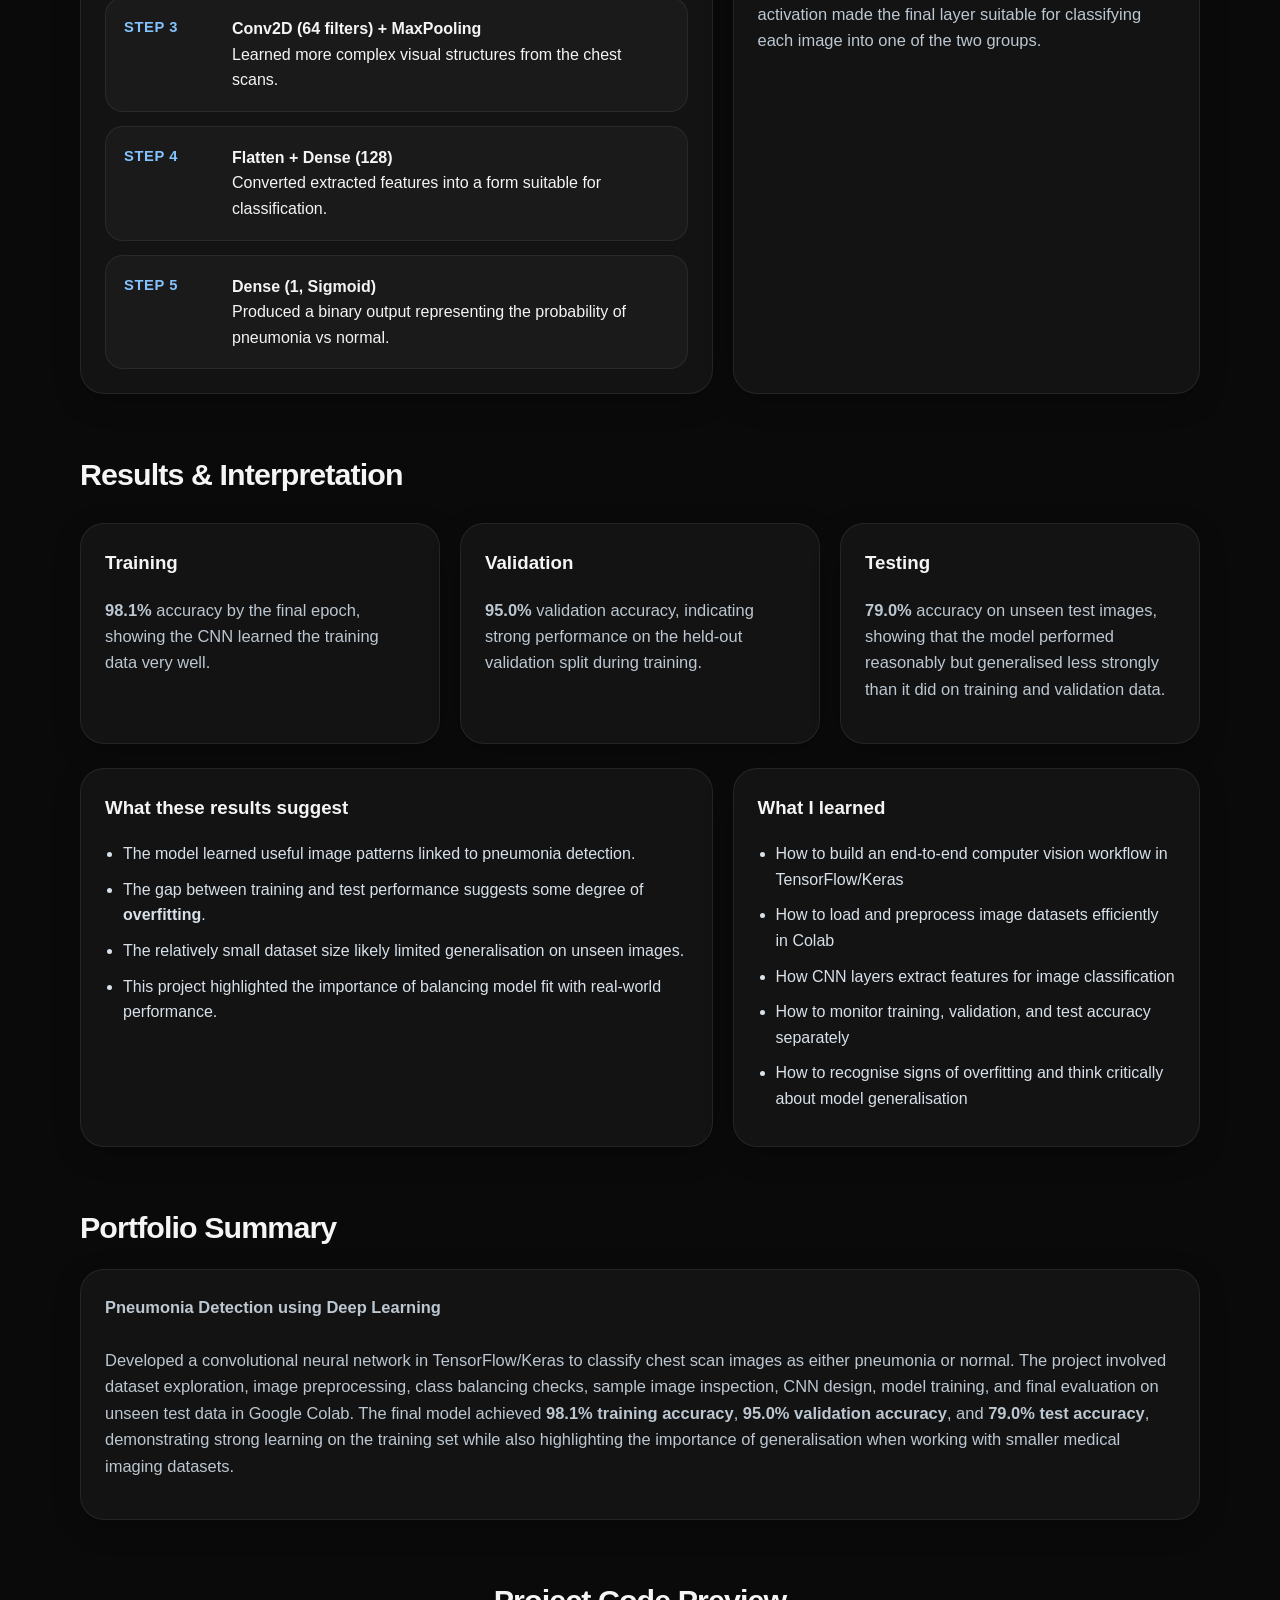
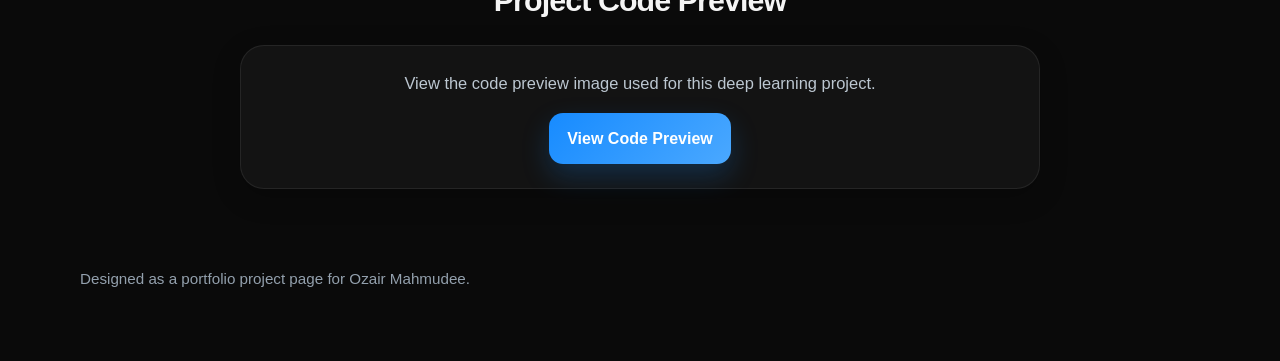
<file: Pneumonia-project-page.html>
<!DOCTYPE html>
<html lang="en">
<head>
  <meta charset="UTF-8" />
  <meta name="viewport" content="width=device-width, initial-scale=1.0" />
  <title>Pneumonia Detection Project | Ozair Mahmudee</title>
  <style>
    * { box-sizing: border-box; }
    html { scroll-behavior: smooth; }
    body {
      margin: 0;
      font-family: Arial, Helvetica, sans-serif;
      background: #0a0a0a;
      color: #f5f5f5;
      line-height: 1.6;
    }
    .bg {
      position: fixed;
      inset: 0;
      background:
        radial-gradient(circle at 20% 20%, rgba(0, 153, 255, 0.16), transparent 30%),
        radial-gradient(circle at 80% 0%, rgba(0, 255, 170, 0.10), transparent 25%),
        linear-gradient(180deg, #090909 0%, #0d1117 100%);
      z-index: -2;
    }
    .grid {
      position: fixed;
      inset: 0;
      background-image:
        linear-gradient(rgba(255,255,255,0.03) 1px, transparent 1px),
        linear-gradient(90deg, rgba(255,255,255,0.03) 1px, transparent 1px);
      background-size: 34px 34px;
      mask-image: linear-gradient(to bottom, rgba(255,255,255,0.55), rgba(255,255,255,0.12));
      z-index: -1;
    }
    .container {
      width: min(1120px, calc(100% - 40px));
      margin: 0 auto;
    }
    .nav {
      position: sticky;
      top: 0;
      backdrop-filter: blur(14px);
      background: rgba(10, 10, 10, 0.72);
      border-bottom: 1px solid rgba(255,255,255,0.08);
      z-index: 20;
    }
    .nav-inner {
      display: flex;
      justify-content: space-between;
      align-items: center;
      padding: 18px 0;
    }
    .brand {
      font-size: 0.95rem;
      letter-spacing: 0.18em;
      text-transform: uppercase;
      color: #c8d3df;
    }
    .nav a {
      color: #e8edf2;
      text-decoration: none;
      margin-left: 24px;
      font-size: 0.95rem;
    }
    .nav a:hover { color: #78b8ff; }
    .hero {
      padding: 90px 0 60px;
    }
    .eyebrow {
      display: inline-block;
      padding: 8px 14px;
      border: 1px solid rgba(120, 184, 255, 0.35);
      border-radius: 999px;
      background: rgba(120, 184, 255, 0.08);
      color: #9fd0ff;
      font-size: 0.85rem;
      letter-spacing: 0.08em;
      text-transform: uppercase;
      margin-bottom: 22px;
    }
    h1 {
      margin: 0;
      font-size: clamp(2.4rem, 7vw, 5rem);
      line-height: 0.95;
      letter-spacing: -0.04em;
      max-width: 880px;
    }
    .hero p {
      max-width: 760px;
      margin-top: 22px;
      font-size: 1.08rem;
      color: #b8c2cc;
    }
    .hero-actions {
      display: flex;
      flex-wrap: wrap;
      gap: 14px;
      margin-top: 28px;
    }
    .btn {
      display: inline-block;
      padding: 13px 18px;
      border-radius: 14px;
      text-decoration: none;
      font-weight: 600;
      transition: 0.2s ease;
      border: 1px solid rgba(255,255,255,0.12);
    }
    .btn-primary {
      background: linear-gradient(135deg, #178bff, #4aa8ff);
      color: white;
      border: none;
      box-shadow: 0 12px 28px rgba(23, 139, 255, 0.22);
    }
    .btn-secondary {
      color: #eaf2fb;
      background: rgba(255,255,255,0.04);
    }
    .btn:hover { transform: translateY(-1px); }
    .stats {
      display: grid;
      grid-template-columns: repeat(4, 1fr);
      gap: 18px;
      margin-top: 42px;
    }
    .card {
      background: rgba(255,255,255,0.04);
      border: 1px solid rgba(255,255,255,0.08);
      border-radius: 24px;
      padding: 24px;
      box-shadow: 0 8px 28px rgba(0,0,0,0.22);
    }
    .stat-value {
      font-size: 2rem;
      font-weight: 700;
      margin-bottom: 6px;
    }
    .stat-label {
      color: #aeb8c3;
      font-size: 0.95rem;
    }
    section {
      padding: 28px 0;
    }
    .section-title {
      font-size: 1.9rem;
      margin: 0 0 18px;
      letter-spacing: -0.03em;
    }
    .section-text {
      max-width: 800px;
      color: #bcc7d1;
      font-size: 1.03rem;
    }
    .two-col, .three-col {
      display: grid;
      gap: 20px;
      margin-top: 24px;
    }
    .two-col { grid-template-columns: 1.15fr 0.85fr; }
    .three-col { grid-template-columns: repeat(3, 1fr); }
    .list {
      margin: 0;
      padding-left: 18px;
      color: #d8e1ea;
    }
    .list li { margin: 10px 0; }
    .pill-wrap {
      display: flex;
      gap: 10px;
      flex-wrap: wrap;
      margin-top: 16px;
    }
    .pill {
      padding: 9px 12px;
      border-radius: 999px;
      font-size: 0.9rem;
      color: #dce7f2;
      background: rgba(255,255,255,0.05);
      border: 1px solid rgba(255,255,255,0.08);
    }
    .image-grid {
      display: grid;
      grid-template-columns: repeat(2, 1fr);
      gap: 20px;
      margin-top: 22px;
    }
    .image-box {
      min-height: 280px;
      border-radius: 24px;
      border: 1px solid rgba(255,255,255,0.08);
      background:
        linear-gradient(180deg, rgba(255,255,255,0.05), rgba(255,255,255,0.02)),
        repeating-linear-gradient(0deg, rgba(255,255,255,0.035) 0 1px, transparent 1px 18px),
        repeating-linear-gradient(90deg, rgba(255,255,255,0.03) 0 1px, transparent 1px 18px),
        #121821;
      padding: 24px;
      display: flex;
      flex-direction: column;
      justify-content: end;
      position: relative;
      overflow: hidden;
    }
    .scan-overlay {
      position: absolute;
      inset: 18px;
      border-radius: 18px;
      background: radial-gradient(circle at 50% 48%, rgba(255,255,255,0.1), rgba(255,255,255,0.02) 45%, transparent 65%);
      border: 1px solid rgba(255,255,255,0.06);
    }
    .cloudy::before,
    .clear::before {
      content: "";
      position: absolute;
      inset: 26px;
      border-radius: 18px;
      opacity: 0.8;
      filter: blur(10px);
    }
    .cloudy::before {
      background: radial-gradient(circle at 50% 45%, rgba(255,255,255,0.26), transparent 34%),
                  radial-gradient(circle at 56% 58%, rgba(255,255,255,0.18), transparent 28%),
                  radial-gradient(circle at 42% 60%, rgba(255,255,255,0.16), transparent 24%);
    }
    .clear::before {
      background: radial-gradient(circle at 50% 48%, rgba(255,255,255,0.1), transparent 30%);
    }
    .image-box h3 { margin: 0 0 6px; position: relative; z-index: 2; }
    .image-box p { margin: 0; color: #c0cad5; position: relative; z-index: 2; }
    .timeline {
      display: grid;
      gap: 14px;
      margin-top: 20px;
    }
    .timeline-item {
      display: grid;
      grid-template-columns: 90px 1fr;
      gap: 18px;
      align-items: start;
      padding: 18px;
      border-radius: 18px;
      background: rgba(255,255,255,0.03);
      border: 1px solid rgba(255,255,255,0.07);
    }
    .timeline-step {
      color: #84c3ff;
      font-weight: 700;
      font-size: 0.92rem;
      letter-spacing: 0.04em;
      text-transform: uppercase;
    }
    .quote {
      margin-top: 22px;
      padding: 24px;
      border-left: 4px solid #3f9fff;
      border-radius: 0 20px 20px 0;
      background: rgba(255,255,255,0.03);
      color: #d8e3ee;
      font-size: 1.04rem;
    }
    .footer {
      padding: 50px 0 70px;
      color: #93a0ad;
      font-size: 0.95rem;
    }
    @media (max-width: 920px) {
      .stats, .three-col, .two-col, .image-grid { grid-template-columns: 1fr; }
      .nav-inner { flex-direction: column; gap: 12px; }
      .nav a { margin: 0 12px; }
      .timeline-item { grid-template-columns: 1fr; }
    }
  </style>
</head>
<body>
  <div class="bg"></div>
  <div class="grid"></div>

  <nav class="nav">
    <div class="container nav-inner">
      <div class="brand">Ozair Mahmudee</div>
    <div>
    <a href="index.html">Home</a>
    <a href="#overview">Overview</a>
    <a href="#dataset">Dataset</a>
    <a href="#model">Model</a>
    <a href="#results">Results</a>
    </div>
    </div>
  </nav>

  <header class="hero container">
    <span class="eyebrow">Deep Learning • Computer Vision • Medical Imaging</span>
    <h1>Pneumonia Detection using a Convolutional Neural Network</h1>
    <p>
      A university deep learning project built in Google Colab using TensorFlow and Keras to classify chest scan images as either <strong>pneumonia</strong> or <strong>normal</strong>. The work covered dataset exploration, image preprocessing, CNN design, model training, validation, and final evaluation on unseen test data.
    </p>
    <div class="hero-actions">
      <a class="btn btn-primary" href="#results">View Results</a>
      <a class="btn btn-secondary" href="#model">See Model Breakdown</a>
    </div>

    <div class="stats">
      <div class="card">
        <div class="stat-value">98.1%</div>
        <div class="stat-label">Training Accuracy</div>
      </div>
      <div class="card">
        <div class="stat-value">95.0%</div>
        <div class="stat-label">Validation Accuracy</div>
      </div>
      <div class="card">
        <div class="stat-value">79.0%</div>
        <div class="stat-label">Test Accuracy</div>
      </div>
      <div class="card">
        <div class="stat-value">29</div>
        <div class="stat-label">Training Epochs</div>
      </div>
    </div>
  </header>

  <main class="container">
    <section id="overview">
      <h2 class="section-title">Project Overview</h2>
      <p class="section-text">
        The goal of this project was to train a binary image classification model capable of distinguishing between chest scans showing pneumonia and scans classified as normal. I built the model as part of a deep learning lab and used a full workflow that included importing the data, checking class balance, displaying sample images, preparing image datasets, defining a CNN architecture, training the network, and evaluating performance on unseen test images.
      </p>
      <div class="pill-wrap">
        <span class="pill">Python</span>
        <span class="pill">TensorFlow</span>
        <span class="pill">Keras</span>
        <span class="pill">Google Colab</span>
        <span class="pill">NumPy</span>
        <span class="pill">Matplotlib</span>
        <span class="pill">PIL</span>
      </div>
    </section>

    <section id="dataset">
      <h2 class="section-title">Dataset & Image Exploration</h2>
      <div class="two-col">
        <div class="card">
          <p class="section-text" style="margin-top:0;">
            The dataset was organised into <strong>train</strong> and <strong>test</strong> folders, each containing two classes: <strong>pneumonia</strong> and <strong>normal</strong>. I first verified the class counts to understand the data distribution before training the network.
          </p>
          <ul class="list">
            <li>Training pneumonia images: <strong>100</strong></li>
            <li>Training normal images: <strong>100</strong></li>
            <li>Testing pneumonia images: <strong>50</strong></li>
            <li>Testing normal images: <strong>50</strong></li>
          </ul>
          <p class="section-text">
            Because the dataset was balanced across both classes, accuracy was a reasonable metric for assessing model performance.
          </p>
        </div>
        <div class="card">
          <h3 style="margin-top:0;">What I did here</h3>
          <ul class="list">
            <li>Loaded the zipped dataset into Google Colab</li>
            <li>Extracted the files and created a directory path using <code>pathlib</code></li>
            <li>Counted class images using file path patterns</li>
            <li>Confirmed the training and testing structure before modelling</li>
          </ul>
        </div>
      </div>

<div class="image-grid">

  <!-- Pneumonia Image -->
  <div class="card">
    <img src="images/person8_bacteria_37.jpeg" alt="Pneumonia X-ray" style="width:100%; border-radius:16px; margin-bottom:15px;">
    <h3>Sample Pneumonia Scan</h3>
    <p>
      Chest X-ray showing pneumonia. Notice the cloudy/opaque areas in the lungs,
      indicating infection and inflammation.
    </p>
  </div>

  <!-- Normal Image -->
  <div class="card">
    <img src="images/IM-0115-0001.jpeg" alt="Normal X-ray" style="width:100%; border-radius:16px; margin-bottom:15px;">
    <h3>Sample Normal Scan</h3>
    <p>
      Normal chest X-ray. The lungs appear clearer with no significant white/opaque
      regions, indicating no visible infection.
    </p>
  </div>

</div>
    </section>

    <section id="preprocessing">
      <h2 class="section-title">Preprocessing Pipeline</h2>
      <div class="three-col">
        <div class="card">
          <h3 style="margin-top:0;">Image Size</h3>
          <p class="section-text">All scans were resized to <strong>256 × 256</strong> so the model received a consistent input shape during training.</p>
        </div>
        <div class="card">
          <h3 style="margin-top:0;">Batching</h3>
          <p class="section-text">A batch size of <strong>16</strong> was used so the model could process multiple images per training step efficiently.</p>
        </div>
        <div class="card">
          <h3 style="margin-top:0;">Normalisation</h3>
          <p class="section-text">Pixel values were scaled from <strong>0–255</strong> to <strong>0–1</strong> using a rescaling layer to improve training stability.</p>
        </div>
      </div>

      <div class="quote">
        I also split the training directory into <strong>80% training</strong> and <strong>20% validation</strong> using <code>image_dataset_from_directory</code>. This allowed me to monitor how well the model learned beyond the training samples during fitting.
      </div>
    </section>

    <section id="model">
      <h2 class="section-title">Model Architecture</h2>
      <div class="two-col">
        <div class="card">
          <h3 style="margin-top:0;">CNN Structure</h3>
          <div class="timeline">
            <div class="timeline-item">
              <div class="timeline-step">Step 1</div>
              <div><strong>Rescaling Layer</strong><br>Normalised incoming image pixels to the 0–1 range.</div>
            </div>
            <div class="timeline-item">
              <div class="timeline-step">Step 2</div>
              <div><strong>Conv2D (32 filters) + MaxPooling</strong><br>Extracted lower-level image features such as edges and local patterns.</div>
            </div>
            <div class="timeline-item">
              <div class="timeline-step">Step 3</div>
              <div><strong>Conv2D (64 filters) + MaxPooling</strong><br>Learned more complex visual structures from the chest scans.</div>
            </div>
            <div class="timeline-item">
              <div class="timeline-step">Step 4</div>
              <div><strong>Flatten + Dense (128)</strong><br>Converted extracted features into a form suitable for classification.</div>
            </div>
            <div class="timeline-item">
              <div class="timeline-step">Step 5</div>
              <div><strong>Dense (1, Sigmoid)</strong><br>Produced a binary output representing the probability of pneumonia vs normal.</div>
            </div>
          </div>
        </div>
        <div class="card">
          <h3 style="margin-top:0;">Training Setup</h3>
          <ul class="list">
            <li><strong>Optimizer:</strong> Adam</li>
            <li><strong>Learning rate:</strong> 0.00001</li>
            <li><strong>Loss function:</strong> Binary Cross-Entropy</li>
            <li><strong>Metric:</strong> Accuracy</li>
            <li><strong>Epochs:</strong> 29</li>
          </ul>
          <p class="section-text">
            I selected a binary classification output because the problem involved only two target classes. The sigmoid activation made the final layer suitable for classifying each image into one of the two groups.
          </p>
        </div>
      </div>
    </section>

    <section id="results">
      <h2 class="section-title">Results & Interpretation</h2>
      <div class="three-col">
        <div class="card">
          <h3 style="margin-top:0;">Training</h3>
          <p class="section-text"><strong>98.1%</strong> accuracy by the final epoch, showing the CNN learned the training data very well.</p>
        </div>
        <div class="card">
          <h3 style="margin-top:0;">Validation</h3>
          <p class="section-text"><strong>95.0%</strong> validation accuracy, indicating strong performance on the held-out validation split during training.</p>
        </div>
        <div class="card">
          <h3 style="margin-top:0;">Testing</h3>
          <p class="section-text"><strong>79.0%</strong> accuracy on unseen test images, showing that the model performed reasonably but generalised less strongly than it did on training and validation data.</p>
        </div>
      </div>

      <div class="two-col">
        <div class="card">
          <h3 style="margin-top:0;">What these results suggest</h3>
          <ul class="list">
            <li>The model learned useful image patterns linked to pneumonia detection.</li>
            <li>The gap between training and test performance suggests some degree of <strong>overfitting</strong>.</li>
            <li>The relatively small dataset size likely limited generalisation on unseen images.</li>
            <li>This project highlighted the importance of balancing model fit with real-world performance.</li>
          </ul>
        </div>
        <div class="card">
          <h3 style="margin-top:0;">What I learned</h3>
          <ul class="list">
            <li>How to build an end-to-end computer vision workflow in TensorFlow/Keras</li>
            <li>How to load and preprocess image datasets efficiently in Colab</li>
            <li>How CNN layers extract features for image classification</li>
            <li>How to monitor training, validation, and test accuracy separately</li>
            <li>How to recognise signs of overfitting and think critically about model generalisation</li>
          </ul>
        </div>
      </div>
    </section>

    <section id="portfolio-summary">
      <h2 class="section-title">Portfolio Summary</h2>
      <div class="card">
        <p class="section-text" style="max-width: 100%; margin-top: 0;">
          <strong>Pneumonia Detection using Deep Learning</strong><br><br>
          Developed a convolutional neural network in TensorFlow/Keras to classify chest scan images as either pneumonia or normal. The project involved dataset exploration, image preprocessing, class balancing checks, sample image inspection, CNN design, model training, and final evaluation on unseen test data in Google Colab. The final model achieved <strong>98.1% training accuracy</strong>, <strong>95.0% validation accuracy</strong>, and <strong>79.0% test accuracy</strong>, demonstrating strong learning on the training set while also highlighting the importance of generalisation when working with smaller medical imaging datasets.
        </p>
      </div>
    </section>
  </main>
<section id="project-code-preview">
  <h2 class="section-title" style="text-align:center;">Project Code Preview</h2>

  <div style="display:flex; justify-content:center; margin-top:20px;">
    <div class="card" style="max-width:800px; width:100%; text-align:center;">
      
      <p class="section-text" style="margin-top:0; max-width:100%; text-align:center;">
        View the code preview image used for this deep learning project.
      </p>

      <a class="btn btn-primary" href="images/Code.png" target="_blank">
        View Code Preview
      </a>

    </div>
  </div>
</section>

  <footer class="footer container">
    <div>Designed as a portfolio project page for Ozair Mahmudee.</div>
  </footer>
</body>
</html>
</file>
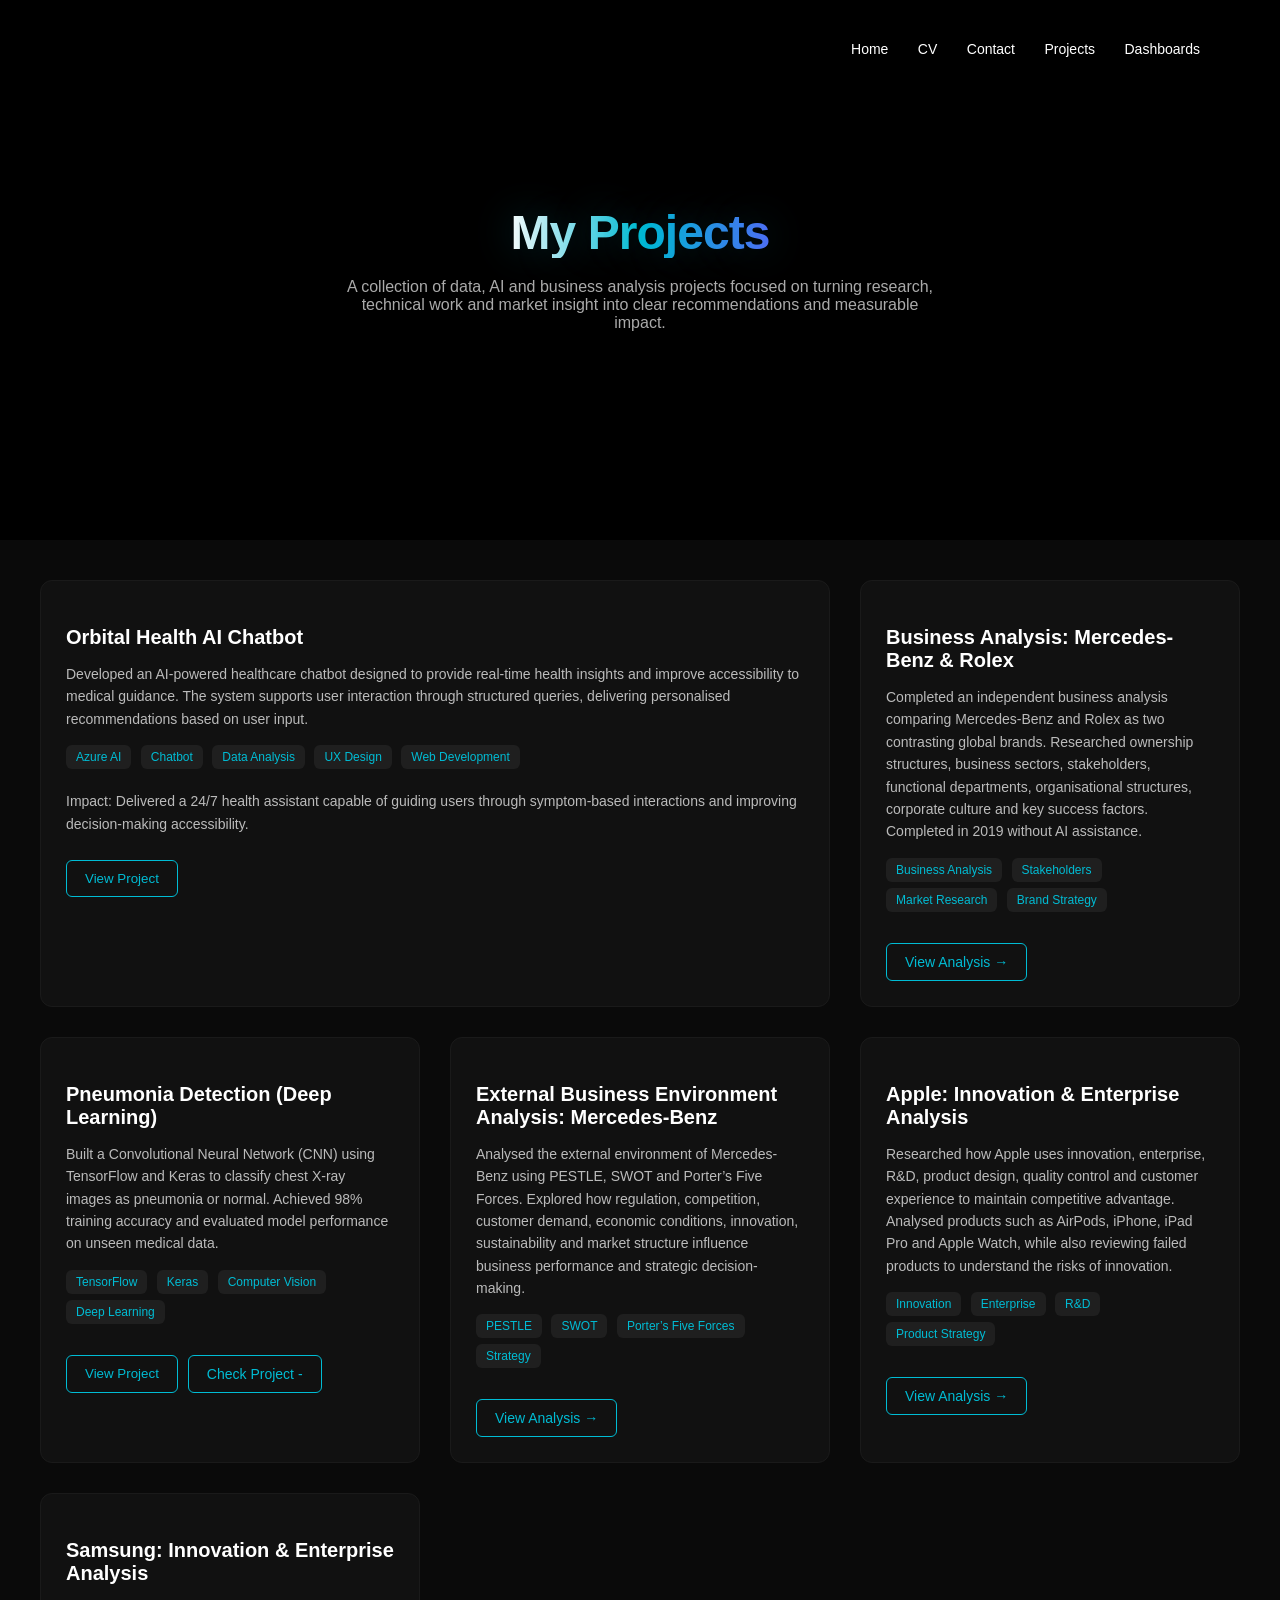
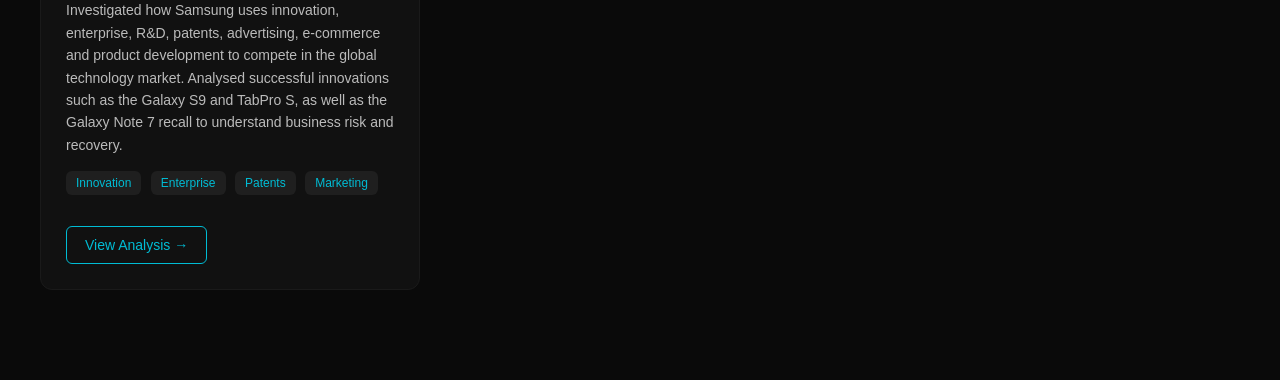
<file: projects.html>
<!DOCTYPE html>
<html lang="en">
<head>
  <meta charset="UTF-8">
  <meta name="viewport" content="width=device-width, initial-scale=1.0">
  <title>Ozair Mahmudee | Projects</title>
  <link rel="stylesheet" href="styles.css">

  <style>
    body {
      background-color: #0a0a0a;
      color: white;
      font-family: Arial, sans-serif;
      margin: 0;
    }

    .navbar {
      display: flex;
      justify-content: flex-end;
      padding: 20px 40px;
      background: transparent;
    }

    .navbar a {
      color: white;
      text-decoration: none;
      margin-left: 25px;
      font-size: 14px;
    }

    .hero {
      height: 60vh;
      display: flex;
      flex-direction: column;
      justify-content: center;
      align-items: center;
      text-align: center;
      padding: 0 20px;
    }

    .hero h1 {
      font-size: 48px;
      margin-bottom: 20px;
    }

    .hero p {
      color: #aaa;
      max-width: 600px;
      margin: 0 auto;
    }

    .projects-container {
      max-width: 1200px;
      margin: auto;
      padding: 40px 20px 90px;
      display: grid;
      grid-template-columns: repeat(auto-fit, minmax(300px, 1fr));
      gap: 30px;
    }

    .project-card {
      background: #111;
      padding: 25px;
      border-radius: 12px;
      transition: 0.3s ease;
      border: 1px solid #1a1a1a;
    }

    .project-card:hover {
      transform: translateY(-8px);
      border-color: #00bcd4;
    }

    .project-card h3 {
      margin-bottom: 10px;
      font-size: 20px;
    }

    .project-card p {
      color: #bbb;
      font-size: 14px;
      margin-bottom: 15px;
      line-height: 1.6;
    }

    .tags {
      margin-bottom: 15px;
    }

    .tag {
      display: inline-block;
      background: #1f1f1f;
      padding: 5px 10px;
      margin-right: 5px;
      margin-bottom: 6px;
      border-radius: 6px;
      font-size: 12px;
      color: #00bcd4;
    }

    .project-card a {
      text-decoration: none;
      color: #00bcd4;
      font-size: 14px;
    }
  </style>
</head>
<body>

<nav class="navbar">
  <div class="nav-right">
    <a href="index.html">Home</a>
    <a href="cv.html">CV</a>
    <a href="index.html#contact">Contact</a>
    <a href="projects.html">Projects</a>
    <a href="day.html">Dashboards</a>
  </div>
</nav>

<section class="hero">
  <h1>My Projects</h1>
  <p>
    A collection of data, AI and business analysis projects focused on turning research,
    technical work and market insight into clear recommendations and measurable impact.
  </p>
</section>

<section class="projects-container">
  <div class="project-card featured-project">
    <h3>Orbital Health AI Chatbot</h3>
    <p>
      Developed an AI-powered healthcare chatbot designed to provide real-time health insights 
      and improve accessibility to medical guidance. The system supports user interaction 
      through structured queries, delivering personalised recommendations based on user input.
    </p>

    <div class="tags">
      <span class="tag">Azure AI</span>
      <span class="tag">Chatbot</span>
      <span class="tag">Data Analysis</span>
      <span class="tag">UX Design</span>
      <span class="tag">Web Development</span>
    </div>

    <p class="impact">
      Impact: Delivered a 24/7 health assistant capable of guiding users through symptom-based 
      interactions and improving decision-making accessibility.
    </p>

    <button class="view-btn" onclick="openModal(0)">View Project</button>
  </div>

  <div class="project-card">
    <h3>Business Analysis: Mercedes-Benz & Rolex</h3>
    <p>
      Completed an independent business analysis comparing Mercedes-Benz and Rolex as two contrasting global brands.
      Researched ownership structures, business sectors, stakeholders, functional departments, organisational structures,
      corporate culture and key success factors. Completed in 2019 without AI assistance.
    </p>
    <div class="tags">
      <span class="tag">Business Analysis</span>
      <span class="tag">Stakeholders</span>
      <span class="tag">Market Research</span>
      <span class="tag">Brand Strategy</span>
    </div>

    <a href="https://docs.google.com/document/d/1VkuebYWbR7Y3Q1T_nPH-se3ytJRsHeHf/edit?usp=sharing&ouid=107403542007300575642&rtpof=true&sd=true" class="view-btn" target="_blank" style="text-decoration: none; display: inline-block;">
      View Analysis →
    </a>
  </div>

  <div class="project-card">
    <h3>Pneumonia Detection (Deep Learning)</h3>
    <p>
      Built a Convolutional Neural Network (CNN) using TensorFlow and Keras to classify chest X-ray images as pneumonia or normal.
      Achieved 98% training accuracy and evaluated model performance on unseen medical data.
    </p>
    
    <div class="tags">
      <span class="tag">TensorFlow</span>
      <span class="tag">Keras</span>
      <span class="tag">Computer Vision</span>
      <span class="tag">Deep Learning</span>
    </div>

    <div style="display: flex; gap: 10px; flex-wrap: wrap; margin-top: 10px;">
      <button class="view-btn" onclick="openPneumoniaModal()">
        View Project
      </button>

      <a href="Pneumonia-project-page.html" class="view-btn" style="text-decoration: none; display: inline-block;">
        Check Project -
      </a>
    </div>
  </div>

  <div class="project-card">
    <h3>External Business Environment Analysis: Mercedes-Benz</h3>
    <p>
      Analysed the external environment of Mercedes-Benz using PESTLE, SWOT and Porter’s Five Forces.
      Explored how regulation, competition, customer demand, economic conditions, innovation, sustainability and
      market structure influence business performance and strategic decision-making.
    </p>
    <div class="tags">
      <span class="tag">PESTLE</span>
      <span class="tag">SWOT</span>
      <span class="tag">Porter’s Five Forces</span>
      <span class="tag">Strategy</span>
    </div>
    <a href="https://docs.google.com/document/d/1KW-Rzn1XeayLkDZw77yQtwK5RtrfOKt_/edit?usp=sharing&ouid=107403542007300575642&rtpof=true&sd=true" class="view-btn" target="_blank" style="text-decoration: none; display: inline-block;">View Analysis →</a>
  </div>

  <div class="project-card">
    <h3>Apple: Innovation & Enterprise Analysis</h3>
    <p>
      Researched how Apple uses innovation, enterprise, R&D, product design, quality control and customer experience
      to maintain competitive advantage. Analysed products such as AirPods, iPhone, iPad Pro and Apple Watch, while also
      reviewing failed products to understand the risks of innovation.
    </p>
    <div class="tags">
      <span class="tag">Innovation</span>
      <span class="tag">Enterprise</span>
      <span class="tag">R&D</span>
      <span class="tag">Product Strategy</span>
    </div>
    <a href="https://docs.google.com/presentation/d/1zXImqpnX2xCHz6UrczX__M8jXvN8WV8p/edit?usp=sharing&ouid=107403542007300575642&rtpof=true&sd=true" 
       class="view-btn" 
       target="_blank" 
       rel="noopener noreferrer" 
       style="text-decoration: none; display: inline-block;">
      View Analysis →
    </a>
  </div>

  <div class="project-card">
    <h3>Samsung: Innovation & Enterprise Analysis</h3>
    <p>
      Investigated how Samsung uses innovation, enterprise, R&D, patents, advertising, e-commerce and product development
      to compete in the global technology market. Analysed successful innovations such as the Galaxy S9 and TabPro S, as well
      as the Galaxy Note 7 recall to understand business risk and recovery.
    </p>
    <div class="tags">
      <span class="tag">Innovation</span>
      <span class="tag">Enterprise</span>
      <span class="tag">Patents</span>
      <span class="tag">Marketing</span>
    </div>
    <a href="https://docs.google.com/presentation/d/1bLZXECeyLQTCbblO2GM4i4M_yDSD66KC/edit?usp=sharing&ouid=107403542007300575642&rtpof=true&sd=true" 
       class="view-btn" 
       target="_blank" 
       rel="noopener noreferrer" 
       style="text-decoration: none; display: inline-block;">
      View Analysis →
    </a>
  </div>

<div id="projectModal" class="modal" onclick="if(event.target===this) closeModal()">
  <span class="close" onclick="closeModal()">&times;</span>
  <button class="modal-arrow left" onclick="changeSlide(-1)">❮</button>
  <img class="modal-content" id="modalImage" alt="Project image">
  <button class="modal-arrow right" onclick="changeSlide(1)">❯</button>
</div>

<script>
const orbitalImages = [
  "images/AI Healthcare Chatbot asking additional questiions.jpg",
  "images/AI Healthcare Chatbot asking for age.jpg",
  "images/AI Healthcare Chatbot Full Page Design.jpg",
  "images/AI Healthcare Chatbot giving a summary.jpg",
  "images/AI Healthcare Chatbot in use.jpg",
  "images/AI Healthcare Chatbot Project.jpg",
  "images/Detailed Information on the webpage.jpg",
  "images/Footer Design of the page.jpg"
];

let images = orbitalImages;
let currentSlide = 0;

// Orbital project (multiple images)
function openModal(index = 0) {
  images = orbitalImages;
  currentSlide = index;
  document.getElementById("projectModal").style.display = "flex";
  showSlide(currentSlide);
}

// Pneumonia project (single image)
function openPneumoniaModal() {
  images = ["images/cover image for project.png"]; // your cover image
  currentSlide = 0;
  document.getElementById("projectModal").style.display = "flex";
  showSlide(currentSlide);
}

function closeModal() {
  document.getElementById("projectModal").style.display = "none";
}

function changeSlide(direction) {
  currentSlide += direction;

  if (currentSlide < 0) currentSlide = images.length - 1;
  if (currentSlide >= images.length) currentSlide = 0;

  showSlide(currentSlide);
}

function showSlide(index) {
  document.getElementById("modalImage").src = images[index];

  // Hide arrows if only 1 image
  const arrows = document.querySelectorAll(".modal-arrow");
  if (images.length === 1) {
    arrows.forEach(a => a.style.display = "none");
  } else {
    arrows.forEach(a => a.style.display = "block");
  }
}

// Keyboard controls
document.addEventListener("keydown", function(e) {
  const modal = document.getElementById("projectModal");
  if (modal.style.display !== "flex") return;

  if (e.key === "ArrowLeft") changeSlide(-1);
  if (e.key === "ArrowRight") changeSlide(1);
  if (e.key === "Escape") closeModal();
});


</script>


</body>
</html>
</file>
<file: styles.css>
body {
  margin: 0;
  font-family: Arial, sans-serif;
  background: black;
  color: white;
  overflow-x: hidden;
}

.hero, .end {
  height: 100vh;
  display: flex;
  align-items: center;
  justify-content: center;
}

.hero {
  position: relative;
  overflow: hidden;
  background: #000;
}

.hero-content {
  position: relative;
  z-index: 2;
  text-align: center;
  padding: 0 24px;
}

.hero h1 {
  margin: 0;
  font-size: clamp(2.2rem, 5vw, 5rem);
  line-height: 1.05;
  letter-spacing: -0.02em;
  text-shadow: 0 0 30px rgba(0, 94, 255, 0.18);
}

.vortex-canvas {
  position: absolute;
  inset: 0;
  width: 100%;
  height: 100%;
  display: block;
  z-index: 1;
}

#technology {
  position: relative;
  height: 400vh;
}

.tech-background {
  position: sticky;
  top: 0;
  height: 100vh;
}

canvas {
  position: absolute;
  inset: 0;
}

.tech-intro,
.tech-part1,
.tech-part2 {
  position: relative;
  height: 100vh;
}

/* THIS IS THE KEY FIX */
.tech-intro h2,
.tech-part1 h3,
.tech-part2 h3 {
  position: absolute;
  top: 50%;
  left: 50%;
  transform: translate(-50%, -50%); /* PERFECT CENTER */

  max-width: 900px;
  text-align: center;
  z-index: 3;

  font-size: 2rem;
  line-height: 1.4;
}

.tech-intro h2 {
  max-width: 700px;
}

.hero h1 {
  margin: 0;
  font-size: clamp(2.5rem, 6vw, 5.5rem);
  font-weight: 700;
  letter-spacing: -0.02em;

  background: linear-gradient(90deg, #ffffff, #00bcd4, #4f6df5);
  -webkit-background-clip: text;
  -webkit-text-fill-color: transparent;

  text-shadow: 0 0 40px rgba(0, 188, 212, 0.25);
}


.subtitle {
  margin-top: 12px;
  font-size: 1.2rem;
  color: #aaa;
  white-space: nowrap;
}

/* ONLY cursor blinks */
.cursor {
  display: inline-block;
  width: 2px;
  height: 1em;
  background: #00bcd4;
  margin-left: 6px;
  vertical-align: middle;
  animation: cursorBlink 0.8s infinite;
  box-shadow: 0 0 8px rgba(0, 188, 212, 0.6);
}

@keyframes cursorBlink {
  50% {
    opacity: 0;
  }
}



/* CV PAGE */

/* CV PAGE */

.hero.cv-hero {
  height: 100vh;
  position: relative;
  overflow: hidden;
  background:
    linear-gradient(rgba(0, 0, 0, 0.35), rgba(0, 0, 0, 0.45)),
    url("images/cv-background.png");
  background-size: cover;
  background-position: center;
  background-repeat: no-repeat;

  display: flex;
  flex-direction: column;
  align-items: center;
  justify-content: center;
  text-align: center;
}

/* Hide the old moving star background */
#universe {
  display: none;
}

.cv-content {
  position: relative;
  z-index: 5;
}

.hero.cv-hero h1 {
  margin: 0 0 24px 0;
  font-size: clamp(3rem, 7vw, 6rem);
  font-weight: 700;
  letter-spacing: -0.04em;

  background: linear-gradient(90deg, #ffffff, #00bcd4, #4f6df5);
  -webkit-background-clip: text;
  -webkit-text-fill-color: transparent;

  text-shadow: 0 0 45px rgba(0, 188, 212, 0.35);
}

.cv-link {
  margin-top: 25px;
}

.cv-link a {
  display: inline-block;
  color: white;
  text-decoration: none;
  border: 1px solid rgba(255,255,255,0.75);
  padding: 12px 28px;
  border-radius: 999px;
  font-size: 16px;
  background: rgba(0,0,0,0.25);
  backdrop-filter: blur(8px);
  transition: all 0.3s ease;
}

.cv-link a:hover {
  background: #00bcd4;
  border-color: #00bcd4;
  color: black;
  transform: translateY(-2px);
  box-shadow: 0 10px 30px rgba(0,188,212,0.25);
}


/*contact me */

.contact {
  position: relative;
  min-height: 100vh;
  display: flex;
  align-items: center;
  justify-content: center;
  overflow: hidden;
}

/* CONTENT ABOVE STARS */
.contact-content {
  position: relative;
  z-index: 5;
  text-align: center;
}

/* BACKGROUND LAYER */
#stars-bg {
  position: absolute;
  inset: 0;
  z-index: 1;
  overflow: hidden;
  background: #020202;
  pointer-events: none;
}

#stars-bg::after {
  content: "";
  position: absolute;
  inset: 0;
  background:
    radial-gradient(circle at 50% 50%, rgba(0,188,212,0.08), transparent 35%),
    rgba(0,0,0,0.45);
  z-index: 2;
}

.contact-content {
  position: relative;
  z-index: 5;
  text-align: center;
}

.shooting-star {
  position: absolute;
  width: 140px;
  height: 2px;
  border-radius: 999px;
  background: linear-gradient(90deg, transparent, #7c4dff, #00bcd4, white);
  filter: drop-shadow(0 0 8px rgba(124, 77, 255, 0.9));
  opacity: 0;
}


.navbar {
  position: fixed;
  top: 20px;
  right: 40px;
  z-index: 1000;
}

.nav-right a {
  margin-left: 25px;
  color: white;
  text-decoration: none;
  font-weight: 500;
  transition: opacity 0.25s ease;
}

.nav-right a:hover {
  opacity: 0.7;
}

.contact {
  min-height: 100vh;
  display: flex;
  flex-direction: column;
  justify-content: center;
  align-items: center;
  gap: 14px;
  text-align: center;
  padding: 40px 24px;
}

.contact p {
  margin: 0;
}

.contact-row {
  display: flex;
  align-items: center;
  justify-content: center;
  gap: 12px;
  margin: 6px 0;
}

.contact-row img {
  width: 18px;
  height: 18px;
  object-fit: contain;
  display: block;
  flex-shrink: 0;
}

.contact-row img:hover {
  transform: scale(1.08);
  transition: transform 0.2s ease;
}

.contact-row a {
  color: white;
  text-decoration: none;
  transition: color 0.2s ease;
}

.contact-row a:hover {
  color: #00bcd4;
}

.hero.cv-hero {
  height: 100vh;
  display: flex;
  flex-direction: column;
  align-items: center;
  justify-content: center;
  text-align: center;
}

.hero.cv-hero h1 {
  margin: 0 0 24px 0;
}

.cv-link {
  margin-top: 25px;
}

.cv-link a {
  display: inline-block;
  color: white;
  text-decoration: none;
  border: 1px solid white;
  padding: 12px 26px;
  border-radius: 6px;
  font-size: 16px;
  transition: all 0.3s ease;
}

.cv-link a:hover {
  background: white;
  color: black;
}

.featured-project {
  grid-column: span 2;
}

.impact {
  color: #00bcd4;
  font-size: 13px;
  margin-bottom: 20px;
}

.view-btn {
  margin-top: 10px;
  padding: 10px 18px;
  background: transparent;
  border: 1px solid #00bcd4;
  color: #00bcd4;
  border-radius: 6px;
  cursor: pointer;
  transition: 0.3s;
}

.view-btn:hover {
  background: #00bcd4;
  color: black;
}

.modal {
  display: none;
  position: fixed;
  z-index: 2000;
  left: 0;
  top: 0;
  width: 100%;
  height: 100%;
  background: rgba(0,0,0,0.95);
  justify-content: center;
  align-items: center;
}

.modal-content {
  max-width: 80%;
  max-height: 80%;
  border-radius: 10px;
}

.close {
  position: absolute;
  top: 30px;
  right: 50px;
  font-size: 40px;
  color: white;
  cursor: pointer;
}

.modal-arrow {
  position: absolute;
  top: 50%;
  transform: translateY(-50%);
  background: transparent;
  border: none;
  color: rgb(255, 255, 255);
  font-size: 50px;
  cursor: pointer;
  padding: 20px;
}

.modal-arrow.left {
  left: 20px;
}

.modal-arrow.right {
  right: 20px;
}

.dashboard-preview img {
  width: 60%;
  height: auto;
  object-fit: contain;
  display: block;
  margin: 0 auto;
  cursor: pointer;
}

.dashboard-preview img:hover {
  transform: scale(1.05);
  transition: 0.3s ease;
}

@media (max-width: 768px) {
  .navbar {
    top: 16px;
    right: 20px;
  }

  .nav-right a {
    margin-left: 16px;
    font-size: 14px;
  }

  .featured-project {
    grid-column: span 1;
  }

  .modal-content {
    max-width: 92%;
    max-height: 72%;
  }

  .modal-arrow {
    font-size: 38px;
    padding: 12px;
  }

  .close {
    top: 18px;
    right: 20px;
    font-size: 34px;
  }

  .dashboard-preview img {
    width: 78%;
  }

  .project-cover {
  width: 100%;
  height: 220px;
  object-fit: cover;
  border-radius: 10px;
  margin-bottom: 16px;
  border: 1px solid #1f1f1f;
  display: block;
}

.view-btn {
  background: transparent;
  border: 1px solid #00bcd4;
  color: #00bcd4;
  padding: 10px 16px;
  border-radius: 8px;
  font-size: 14px;
  cursor: pointer;
  transition: 0.3s ease;
}

.view-btn:hover {
  background: #00bcd4;
  color: #0a0a0a;
}

.modal {
  display: none;
  position: fixed;
  z-index: 9999;
  inset: 0;
  background: rgba(0, 0, 0, 0.92);
  justify-content: center;
  align-items: center;
  flex-direction: column;
  padding: 30px;
}

.modal-content {
  max-width: 90%;
  max-height: 80vh;
  border-radius: 12px;
  box-shadow: 0 0 30px rgba(0,0,0,0.5);
}

.close {
  position: absolute;
  top: 20px;
  right: 30px;
  font-size: 42px;
  color: white;
  cursor: pointer;
}

.modal-arrow {
  position: absolute;
  top: 50%;
  transform: translateY(-50%);
  background: rgba(255,255,255,0.08);
  color: white;
  border: none;
  font-size: 34px;
  padding: 12px 18px;
  cursor: pointer;
  border-radius: 10px;
}

.modal-arrow.left {
  left: 30px;
}

.modal-arrow.right {
  right: 30px;
}

.dashboard-card img {
  width: 100%;
  height: 180px;
  object-fit: contain; /* keeps full dashboard visible */
  border-radius: 10px;
  background: #0a0a0a;
}

.dashboard-preview img {
  width: 70%;
  border-radius: 12px;
  transition: transform 0.35s ease, box-shadow 0.35s ease;
}

.dashboard-preview img:hover {
  transform: scale(1.08);
  box-shadow: 0 10px 30px rgba(0,0,0,0.4);
}


}
</file>
